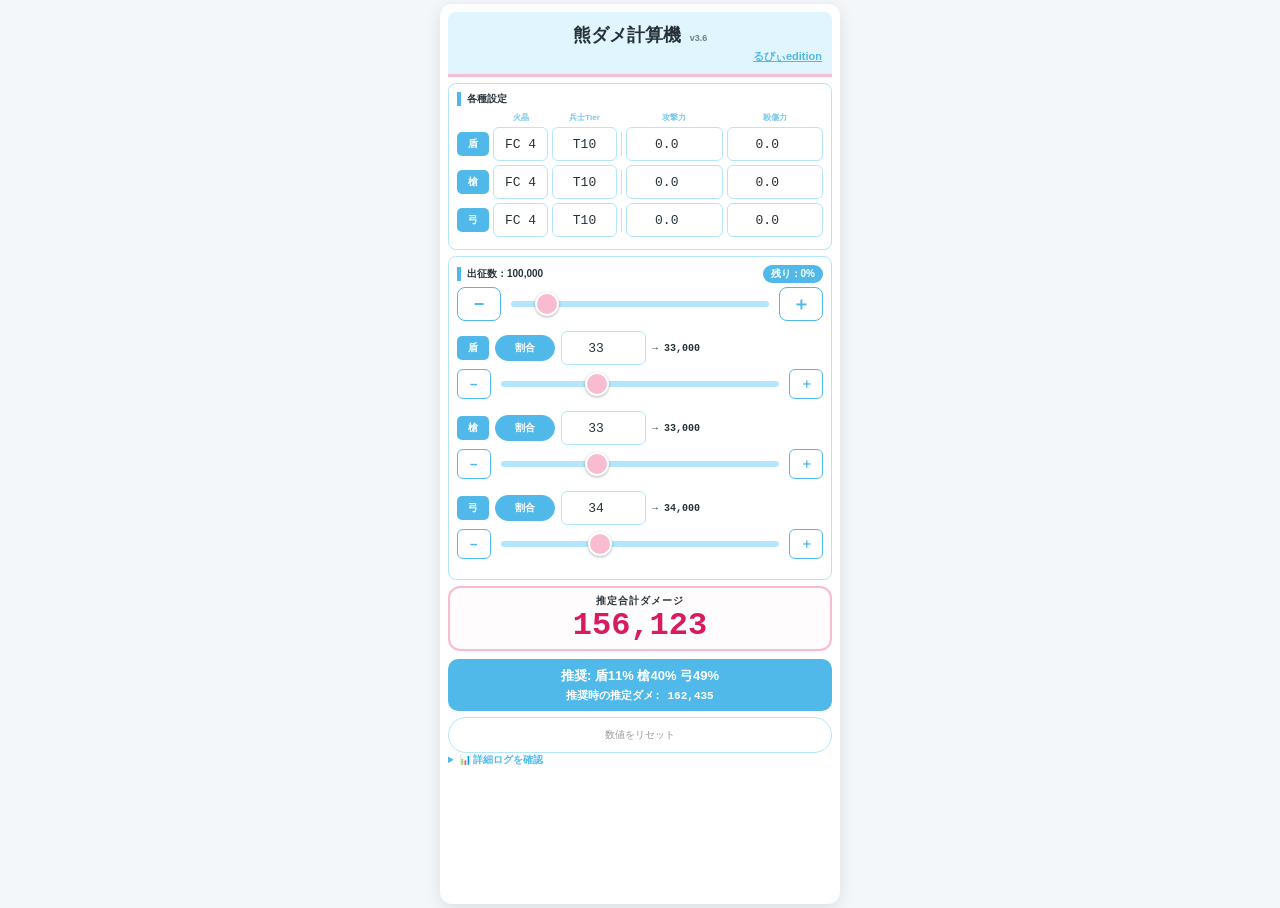
<file: bear-calcv3/index.html>
<!DOCTYPE html>
<html lang="ja">
<head>
    <meta charset="UTF-8">
    <meta name="viewport" content="width=device-width, initial-scale=1.0, maximum-scale=1.0, user-scalable=no">
    <title>熊ダメ計算機 v3.6</title>
    <link rel="stylesheet" href="style.css">
</head>
<body>
<div class="container">
    <header>
        <h1>熊ダメ計算機 <span class="ver">v3.6</span></h1>
        <span class="sub-title" id="editionLabel" onclick="toggleEdition()">るびぃedition</span>
    </header>

    <div class="section">
        <span class="title">各種設定</span>
        <div class="label-row">
            <div></div><div class="label-text">火晶</div><div class="label-text">兵士Tier</div><div></div><div class="label-text">攻撃力</div><div class="label-text">殺傷力</div>
        </div>
        <div class="grid">
            <div class="tag">盾</div>
            <select id="fci" onchange="calc()"></select><select id="ti" onchange="calc()"></select>
            <div class="v-line"></div>
            <input type="number" id="bAi" value="0.0" step="0.1" inputmode="decimal" onfocus="cl(this)" onblur="re(this)" oninput="vM(this);calc()">
            <input type="number" id="bKi" value="0.0" step="0.1" inputmode="decimal" onfocus="cl(this)" onblur="re(this)" oninput="vM(this);calc()">
        </div>
        <div class="grid">
            <div class="tag">槍</div>
            <select id="fcl" onchange="calc()"></select><select id="tl" onchange="calc()"></select>
            <div class="v-line"></div>
            <input type="number" id="bAl" value="0.0" step="0.1" inputmode="decimal" onfocus="cl(this)" onblur="re(this)" oninput="vM(this);calc()">
            <input type="number" id="bKl" value="0.0" step="0.1" inputmode="decimal" onfocus="cl(this)" onblur="re(this)" oninput="vM(this);calc()">
        </div>
        <div class="grid">
            <div class="tag">弓</div>
            <select id="fca" onchange="calc()"></select><select id="ta" onchange="calc()"></select>
            <div class="v-line"></div>
            <input type="number" id="bAa" value="0.0" step="0.1" inputmode="decimal" onfocus="cl(this)" onblur="re(this)" oninput="vM(this);calc()">
            <input type="number" id="bKa" value="0.0" step="0.1" inputmode="decimal" onfocus="cl(this)" onblur="re(this)" oninput="vM(this);calc()">
        </div>
    </div>

    <div class="section">
        <div style="display:flex; justify-content:space-between; align-items:center;">
            <span class="title" style="margin:0;">出征数：<span id="tDisp">--</span></span>
            <span id="remDisp" class="rem-pct">残り：0%</span>
        </div>
        <div style="display:flex; align-items:center; gap:8px; margin:4px 0;">
            <button class="btn-s" onclick="st(-10)">−</button>
            <input type="range" id="tr" min="0" max="1000000" step="10" value="100000" oninput="sy()" style="flex:1;">
            <button class="btn-s" onclick="st(10)">＋</button>
        </div>

        <div class="兵種別-area" style="margin-top:10px;">
            <div class="input-row"><div class="tag">盾</div><div class="u-btn active" id="mI" onclick="tg('I')">割合</div><input type="number" id="iI" value="33" oninput="vM(this);hi('I')"><div id="sI" class="count-disp"></div></div>
            <div class="slider-row"><button class="btn-s-small" onclick="st_pct('I',-1)">−</button><input type="range" id="rI" min="0" max="100" value="33" oninput="sl('I')"><button class="btn-s-small" onclick="st_pct('I',1)">＋</button></div>
            
            <div class="input-row"><div class="tag">槍</div><div class="u-btn active" id="mL" onclick="tg('L')">割合</div><input type="number" id="iL" value="33" oninput="vM(this);hi('L')"><div id="sL" class="count-disp"></div></div>
            <div class="slider-row"><button class="btn-s-small" onclick="st_pct('L',-1)">−</button><input type="range" id="rL" min="0" max="100" value="33" oninput="sl('L')"><button class="btn-s-small" onclick="st_pct('L',1)">＋</button></div>
            
            <div class="input-row"><div class="tag">弓</div><div class="u-btn active" id="mA" onclick="tg('A')">割合</div><input type="number" id="iA" value="34" oninput="vM(this);hi('A')"><div id="sA" class="count-disp"></div></div>
            <div class="slider-row"><button class="btn-s-small" onclick="st_pct('A',-1)">−</button><input type="range" id="rA" min="0" max="100" value="34" oninput="sl('A')"><button class="btn-s-small" onclick="st_pct('A',1)">＋</button></div>
        </div>
    </div>

    <div class="res-box">
        <span class="res-label">推定合計ダメージ</span>
        <div id="resDmg">0</div>
    </div>

    <div class="best-area">
        <span class="best-txt" id="bT">---</span>
        <span class="best-dmg" id="bDMG">推奨時の推定ダメ: 0</span>
    </div>

    <button class="reset-btn" onclick="rs()">数値をリセット</button>

    <div class="log-section">
        <details>
            <summary class="log-summary">📊 詳細ログを確認</summary>
            <div class="log" id="log"></div>
        </details>
    </div>
</div>
<script src="script.js"></script>
</body>
</html>
</file>
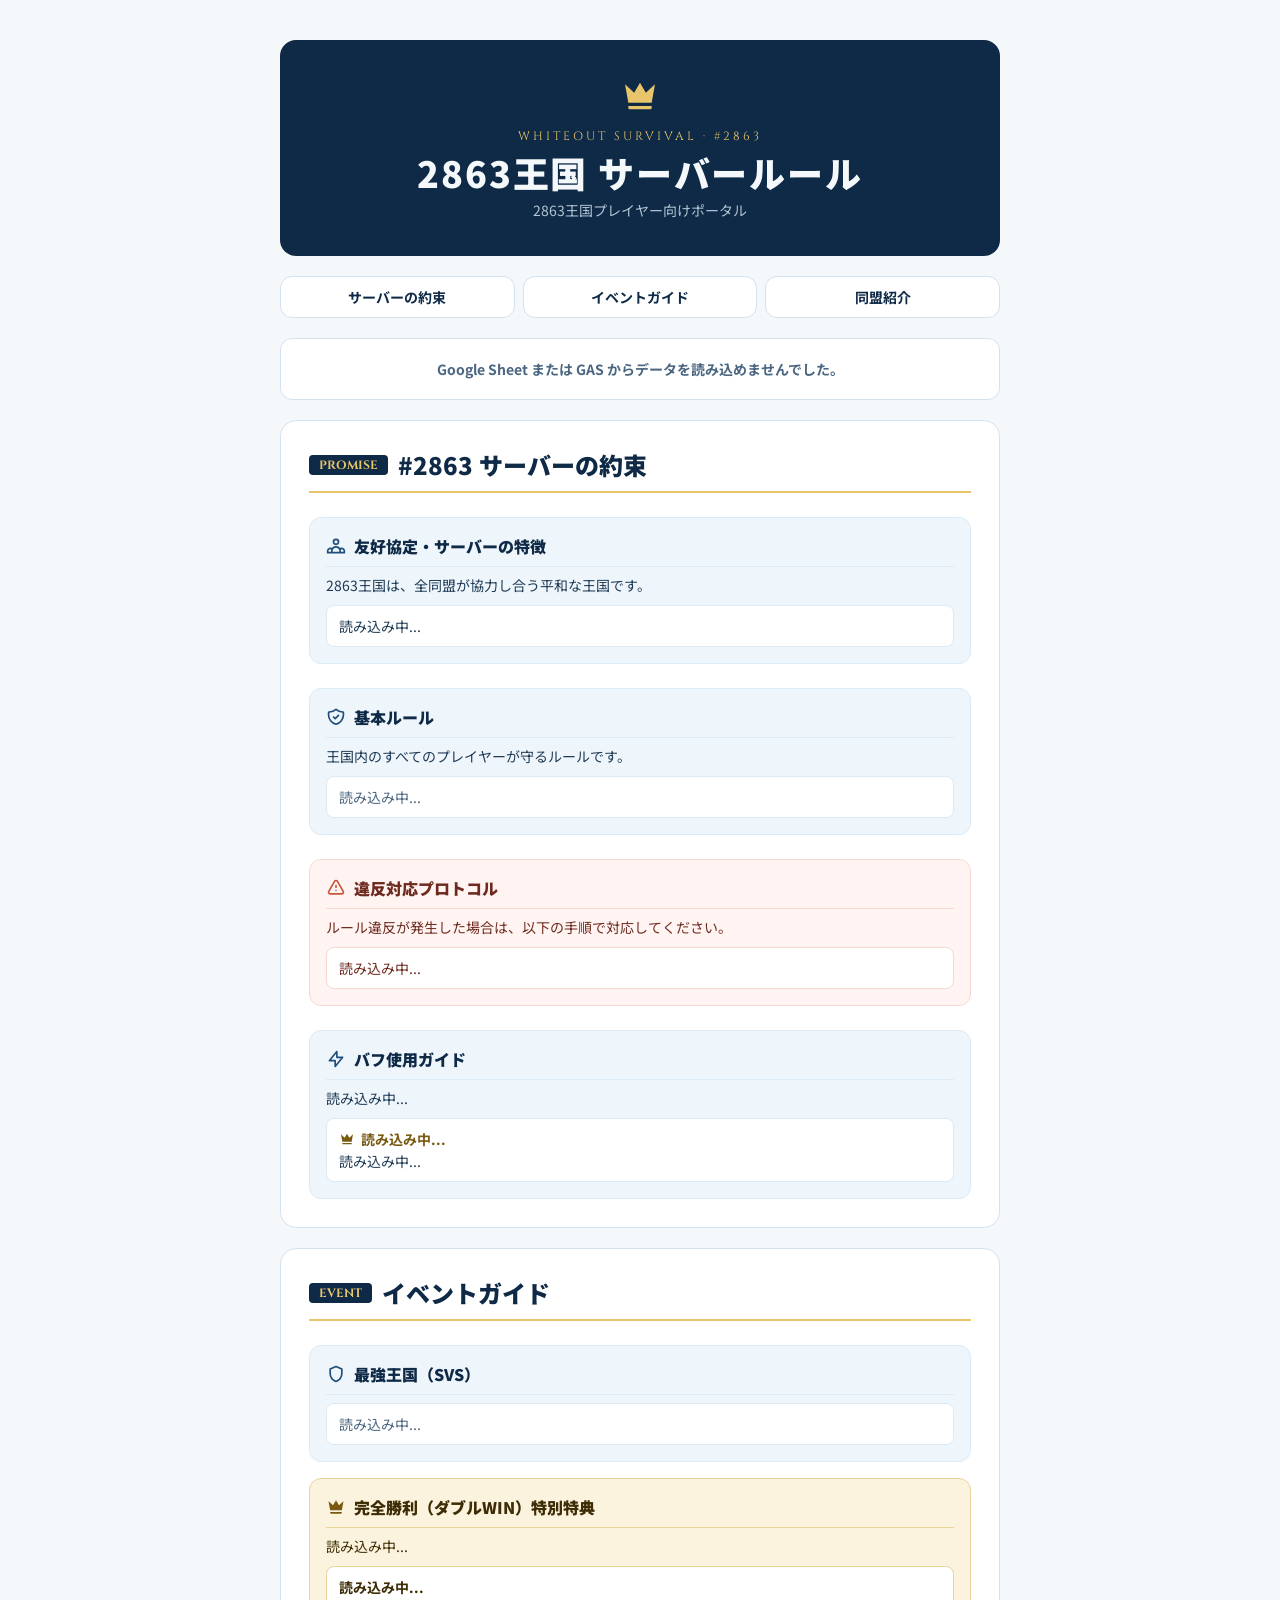
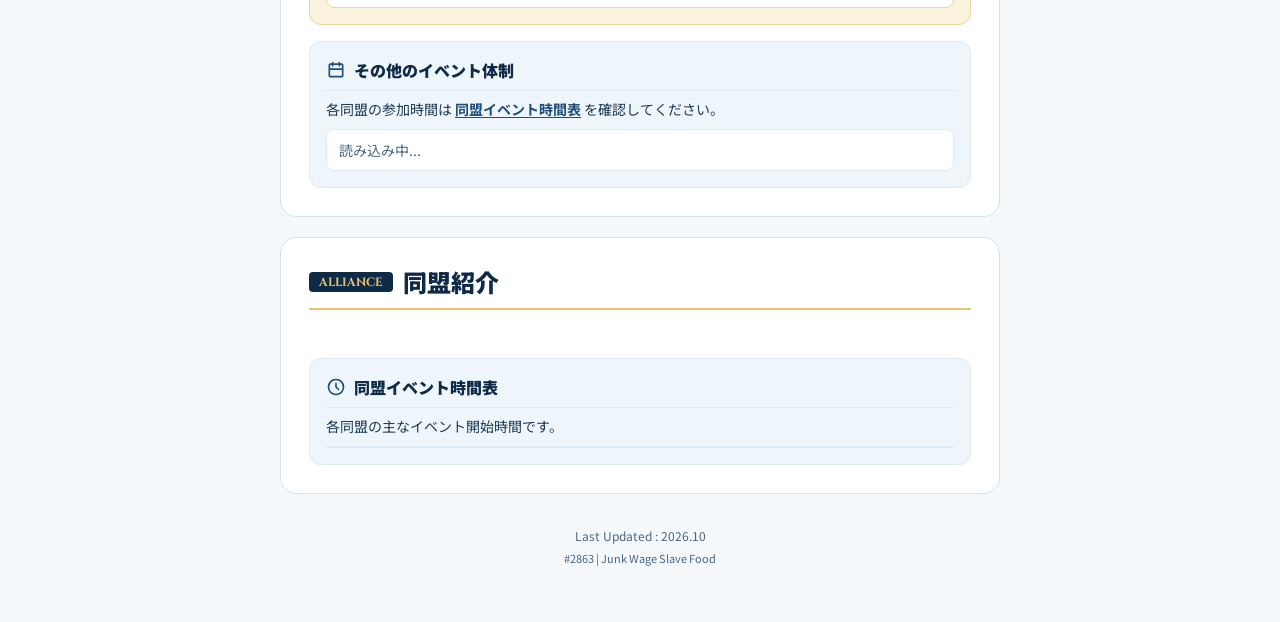
<file: ServerRule/index.html>
<!DOCTYPE html>
<html lang="ja">
<head>
    <meta charset="UTF-8">
    <meta name="viewport" content="width=device-width, initial-scale=1.0">
    <title data-t="site_title">2863王国 ポータルサイト</title>
    <link rel="preconnect" href="https://script.google.com">
    <link rel="preconnect" href="https://script.googleusercontent.com">
    <link rel="preconnect" href="https://fonts.googleapis.com">
    <link rel="preconnect" href="https://fonts.gstatic.com" crossorigin>
    <link href="https://fonts.googleapis.com/css2?family=Cinzel:wght@700;900&family=Noto+Sans+JP:wght@400;500;700;900&display=swap" rel="stylesheet">
    <!-- Tailwind（事前ビルド済み。クラスを追加した場合は再ビルドが必要） -->
    <style>*,:after,:before{--tw-border-spacing-x:0;--tw-border-spacing-y:0;--tw-translate-x:0;--tw-translate-y:0;--tw-rotate:0;--tw-skew-x:0;--tw-skew-y:0;--tw-scale-x:1;--tw-scale-y:1;--tw-pan-x: ;--tw-pan-y: ;--tw-pinch-zoom: ;--tw-scroll-snap-strictness:proximity;--tw-gradient-from-position: ;--tw-gradient-via-position: ;--tw-gradient-to-position: ;--tw-ordinal: ;--tw-slashed-zero: ;--tw-numeric-figure: ;--tw-numeric-spacing: ;--tw-numeric-fraction: ;--tw-ring-inset: ;--tw-ring-offset-width:0px;--tw-ring-offset-color:#fff;--tw-ring-color:rgba(59,130,246,.5);--tw-ring-offset-shadow:0 0 #0000;--tw-ring-shadow:0 0 #0000;--tw-shadow:0 0 #0000;--tw-shadow-colored:0 0 #0000;--tw-blur: ;--tw-brightness: ;--tw-contrast: ;--tw-grayscale: ;--tw-hue-rotate: ;--tw-invert: ;--tw-saturate: ;--tw-sepia: ;--tw-drop-shadow: ;--tw-backdrop-blur: ;--tw-backdrop-brightness: ;--tw-backdrop-contrast: ;--tw-backdrop-grayscale: ;--tw-backdrop-hue-rotate: ;--tw-backdrop-invert: ;--tw-backdrop-opacity: ;--tw-backdrop-saturate: ;--tw-backdrop-sepia: ;--tw-contain-size: ;--tw-contain-layout: ;--tw-contain-paint: ;--tw-contain-style: }::backdrop{--tw-border-spacing-x:0;--tw-border-spacing-y:0;--tw-translate-x:0;--tw-translate-y:0;--tw-rotate:0;--tw-skew-x:0;--tw-skew-y:0;--tw-scale-x:1;--tw-scale-y:1;--tw-pan-x: ;--tw-pan-y: ;--tw-pinch-zoom: ;--tw-scroll-snap-strictness:proximity;--tw-gradient-from-position: ;--tw-gradient-via-position: ;--tw-gradient-to-position: ;--tw-ordinal: ;--tw-slashed-zero: ;--tw-numeric-figure: ;--tw-numeric-spacing: ;--tw-numeric-fraction: ;--tw-ring-inset: ;--tw-ring-offset-width:0px;--tw-ring-offset-color:#fff;--tw-ring-color:rgba(59,130,246,.5);--tw-ring-offset-shadow:0 0 #0000;--tw-ring-shadow:0 0 #0000;--tw-shadow:0 0 #0000;--tw-shadow-colored:0 0 #0000;--tw-blur: ;--tw-brightness: ;--tw-contrast: ;--tw-grayscale: ;--tw-hue-rotate: ;--tw-invert: ;--tw-saturate: ;--tw-sepia: ;--tw-drop-shadow: ;--tw-backdrop-blur: ;--tw-backdrop-brightness: ;--tw-backdrop-contrast: ;--tw-backdrop-grayscale: ;--tw-backdrop-hue-rotate: ;--tw-backdrop-invert: ;--tw-backdrop-opacity: ;--tw-backdrop-saturate: ;--tw-backdrop-sepia: ;--tw-contain-size: ;--tw-contain-layout: ;--tw-contain-paint: ;--tw-contain-style: }/*! tailwindcss v3.4.14 | MIT License | https://tailwindcss.com*/*,:after,:before{box-sizing:border-box;border:0 solid #e5e7eb}:after,:before{--tw-content:""}:host,html{line-height:1.5;-webkit-text-size-adjust:100%;-moz-tab-size:4;-o-tab-size:4;tab-size:4;font-family:Noto Sans JP,sans-serif;font-feature-settings:normal;font-variation-settings:normal;-webkit-tap-highlight-color:transparent}body{margin:0;line-height:inherit}hr{height:0;color:inherit;border-top-width:1px}abbr:where([title]){-webkit-text-decoration:underline dotted;text-decoration:underline dotted}h1,h2,h3,h4,h5,h6{font-size:inherit;font-weight:inherit}a{color:inherit;text-decoration:inherit}b,strong{font-weight:bolder}code,kbd,pre,samp{font-family:ui-monospace,SFMono-Regular,Menlo,Monaco,Consolas,Liberation Mono,Courier New,monospace;font-feature-settings:normal;font-variation-settings:normal;font-size:1em}small{font-size:80%}sub,sup{font-size:75%;line-height:0;position:relative;vertical-align:baseline}sub{bottom:-.25em}sup{top:-.5em}table{text-indent:0;border-color:inherit;border-collapse:collapse}button,input,optgroup,select,textarea{font-family:inherit;font-feature-settings:inherit;font-variation-settings:inherit;font-size:100%;font-weight:inherit;line-height:inherit;letter-spacing:inherit;color:inherit;margin:0;padding:0}button,select{text-transform:none}button,input:where([type=button]),input:where([type=reset]),input:where([type=submit]){-webkit-appearance:button;background-color:transparent;background-image:none}:-moz-focusring{outline:auto}:-moz-ui-invalid{box-shadow:none}progress{vertical-align:baseline}::-webkit-inner-spin-button,::-webkit-outer-spin-button{height:auto}[type=search]{-webkit-appearance:textfield;outline-offset:-2px}::-webkit-search-decoration{-webkit-appearance:none}::-webkit-file-upload-button{-webkit-appearance:button;font:inherit}summary{display:list-item}blockquote,dd,dl,figure,h1,h2,h3,h4,h5,h6,hr,p,pre{margin:0}fieldset{margin:0}fieldset,legend{padding:0}menu,ol,ul{list-style:none;margin:0;padding:0}dialog{padding:0}textarea{resize:vertical}input::-moz-placeholder,textarea::-moz-placeholder{opacity:1;color:#9ca3af}input::placeholder,textarea::placeholder{opacity:1;color:#9ca3af}[role=button],button{cursor:pointer}:disabled{cursor:default}audio,canvas,embed,iframe,img,object,svg,video{display:block;vertical-align:middle}img,video{max-width:100%;height:auto}[hidden]:where(:not([hidden=until-found])){display:none}.container{width:100%}@media (min-width:640px){.container{max-width:640px}}@media (min-width:768px){.container{max-width:768px}}@media (min-width:1024px){.container{max-width:1024px}}@media (min-width:1280px){.container{max-width:1280px}}@media (min-width:1536px){.container{max-width:1536px}}.visible{visibility:visible}.absolute{position:absolute}.relative{position:relative}.sticky{position:sticky}.col-span-full{grid-column:1/-1}.mx-auto{margin-left:auto;margin-right:auto}.mb-0{margin-bottom:0}.mb-0\.5{margin-bottom:.125rem}.mb-2{margin-bottom:.5rem}.mb-2\.5{margin-bottom:.625rem}.mb-4{margin-bottom:1rem}.ml-auto{margin-left:auto}.mt-0{margin-top:0}.mt-0\.5{margin-top:.125rem}.mt-1{margin-top:.25rem}.mt-1\.5{margin-top:.375rem}.mt-2{margin-top:.5rem}.mt-2\.5{margin-top:.625rem}.mt-3{margin-top:.75rem}.inline-block{display:inline-block}.flex{display:flex}.inline-flex{display:inline-flex}.table{display:table}.grid{display:grid}.hidden{display:none}.h-10{height:2.5rem}.h-12{height:3rem}.h-2{height:.5rem}.h-4{height:1rem}.h-5{height:1.25rem}.h-full{height:100%}.w-10{width:2.5rem}.w-12{width:3rem}.w-2{width:.5rem}.w-24{width:6rem}.w-4{width:1rem}.w-5{width:1.25rem}.w-full{width:100%}.min-w-0{min-width:0}.min-w-\[560px\]{min-width:560px}.max-w-3xl{max-width:48rem}.shrink-0{flex-shrink:0}@keyframes ping{75%,to{transform:scale(2);opacity:0}}.animate-ping{animation:ping 1s cubic-bezier(0,0,.2,1) infinite}.scroll-mt-4{scroll-margin-top:1rem}.grid-cols-1{grid-template-columns:repeat(1,minmax(0,1fr))}.grid-cols-2{grid-template-columns:repeat(2,minmax(0,1fr))}.grid-cols-3{grid-template-columns:repeat(3,minmax(0,1fr))}.flex-col{flex-direction:column}.flex-wrap{flex-wrap:wrap}.items-start{align-items:flex-start}.items-center{align-items:center}.justify-center{justify-content:center}.justify-between{justify-content:space-between}.gap-1{gap:.25rem}.gap-1\.5{gap:.375rem}.gap-2{gap:.5rem}.gap-2\.5{gap:.625rem}.gap-3{gap:.75rem}.space-y-1>:not([hidden])~:not([hidden]){--tw-space-y-reverse:0;margin-top:calc(.25rem*(1 - var(--tw-space-y-reverse)));margin-bottom:calc(.25rem*var(--tw-space-y-reverse))}.space-y-1\.5>:not([hidden])~:not([hidden]){--tw-space-y-reverse:0;margin-top:calc(.375rem*(1 - var(--tw-space-y-reverse)));margin-bottom:calc(.375rem*var(--tw-space-y-reverse))}.space-y-4>:not([hidden])~:not([hidden]){--tw-space-y-reverse:0;margin-top:calc(1rem*(1 - var(--tw-space-y-reverse)));margin-bottom:calc(1rem*var(--tw-space-y-reverse))}.space-y-5>:not([hidden])~:not([hidden]){--tw-space-y-reverse:0;margin-top:calc(1.25rem*(1 - var(--tw-space-y-reverse)));margin-bottom:calc(1.25rem*var(--tw-space-y-reverse))}.space-y-6>:not([hidden])~:not([hidden]){--tw-space-y-reverse:0;margin-top:calc(1.5rem*(1 - var(--tw-space-y-reverse)));margin-bottom:calc(1.5rem*var(--tw-space-y-reverse))}.divide-y>:not([hidden])~:not([hidden]){--tw-divide-y-reverse:0;border-top-width:calc(1px*(1 - var(--tw-divide-y-reverse)));border-bottom-width:calc(1px*var(--tw-divide-y-reverse))}.divide-alert-light>:not([hidden])~:not([hidden]){--tw-divide-opacity:1;border-color:rgb(246 216 209/var(--tw-divide-opacity))}.divide-ice-light>:not([hidden])~:not([hidden]){--tw-divide-opacity:1;border-color:rgb(220 235 246/var(--tw-divide-opacity))}.overflow-hidden{overflow:hidden}.overflow-x-auto{overflow-x:auto}.truncate{overflow:hidden;text-overflow:ellipsis}.truncate,.whitespace-nowrap{white-space:nowrap}.whitespace-pre-wrap{white-space:pre-wrap}.rounded{border-radius:.25rem}.rounded-2xl{border-radius:1rem}.rounded-full{border-radius:9999px}.rounded-lg{border-radius:.5rem}.rounded-md{border-radius:.375rem}.rounded-xl{border-radius:.75rem}.border{border-width:1px}.border-b{border-bottom-width:1px}.border-b-2{border-bottom-width:2px}.border-alert-light{--tw-border-opacity:1;border-color:rgb(246 216 209/var(--tw-border-opacity))}.border-gold{--tw-border-opacity:1;border-color:rgb(232 196 106/var(--tw-border-opacity))}.border-gold-line{--tw-border-opacity:1;border-color:rgb(233 212 155/var(--tw-border-opacity))}.border-ice-light{--tw-border-opacity:1;border-color:rgb(220 235 246/var(--tw-border-opacity))}.bg-act{--tw-bg-opacity:1;background-color:rgb(15 110 86/var(--tw-bg-opacity))}.bg-act-light{--tw-bg-opacity:1;background-color:rgb(225 245 238/var(--tw-bg-opacity))}.bg-alert-light{--tw-bg-opacity:1;background-color:rgb(246 216 209/var(--tw-bg-opacity))}.bg-alert-pale{--tw-bg-opacity:1;background-color:rgb(255 244 242/var(--tw-bg-opacity))}.bg-frost{--tw-bg-opacity:1;background-color:rgb(244 248 251/var(--tw-bg-opacity))}.bg-gold{--tw-bg-opacity:1;background-color:rgb(232 196 106/var(--tw-bg-opacity))}.bg-gold-pale{--tw-bg-opacity:1;background-color:rgb(251 243 221/var(--tw-bg-opacity))}.bg-ice-light{--tw-bg-opacity:1;background-color:rgb(220 235 246/var(--tw-bg-opacity))}.bg-ice-pale{--tw-bg-opacity:1;background-color:rgb(238 245 251/var(--tw-bg-opacity))}.bg-navy{--tw-bg-opacity:1;background-color:rgb(14 42 71/var(--tw-bg-opacity))}.bg-white{--tw-bg-opacity:1;background-color:rgb(255 255 255/var(--tw-bg-opacity))}.object-cover{-o-object-fit:cover;object-fit:cover}.p-2{padding:.5rem}.p-2\.5{padding:.625rem}.p-4{padding:1rem}.px-1{padding-left:.25rem;padding-right:.25rem}.px-1\.5{padding-left:.375rem;padding-right:.375rem}.px-2{padding-left:.5rem;padding-right:.5rem}.px-2\.5{padding-left:.625rem;padding-right:.625rem}.px-3{padding-left:.75rem;padding-right:.75rem}.px-5{padding-left:1.25rem;padding-right:1.25rem}.py-0{padding-top:0;padding-bottom:0}.py-0\.5{padding-top:.125rem;padding-bottom:.125rem}.py-2{padding-top:.5rem;padding-bottom:.5rem}.py-2\.5{padding-top:.625rem;padding-bottom:.625rem}.py-5{padding-top:1.25rem;padding-bottom:1.25rem}.py-6{padding-top:1.5rem;padding-bottom:1.5rem}.py-7{padding-top:1.75rem;padding-bottom:1.75rem}.pb-2{padding-bottom:.5rem}.pb-2\.5{padding-bottom:.625rem}.pb-4{padding-bottom:1rem}.pt-2{padding-top:.5rem}.text-left{text-align:left}.text-center{text-align:center}.font-cinzel{font-family:Cinzel,serif}.font-sans{font-family:Noto Sans JP,sans-serif}.text-2xl{font-size:1.5rem;line-height:2rem}.text-\[11px\]{font-size:11px}.text-base{font-size:1rem;line-height:1.5rem}.text-lg{font-size:1.125rem;line-height:1.75rem}.text-sm{font-size:.875rem;line-height:1.25rem}.text-xs{font-size:.75rem;line-height:1rem}.font-black{font-weight:900}.font-bold{font-weight:700}.tabular-nums{--tw-numeric-spacing:tabular-nums;font-variant-numeric:var(--tw-ordinal) var(--tw-slashed-zero) var(--tw-numeric-figure) var(--tw-numeric-spacing) var(--tw-numeric-fraction)}.leading-relaxed{line-height:1.625}.tracking-\[0\.25em\]{letter-spacing:.25em}.tracking-wide{letter-spacing:.025em}.tracking-wider{letter-spacing:.05em}.text-act{--tw-text-opacity:1;color:rgb(15 110 86/var(--tw-text-opacity))}.text-act-light{--tw-text-opacity:1;color:rgb(225 245 238/var(--tw-text-opacity))}.text-act-text{--tw-text-opacity:1;color:rgb(4 52 44/var(--tw-text-opacity))}.text-alert{--tw-text-opacity:1;color:rgb(200 85 61/var(--tw-text-opacity))}.text-alert-text{--tw-text-opacity:1;color:rgb(110 42 30/var(--tw-text-opacity))}.text-frost{--tw-text-opacity:1;color:rgb(244 248 251/var(--tw-text-opacity))}.text-gold{--tw-text-opacity:1;color:rgb(232 196 106/var(--tw-text-opacity))}.text-gold-deep{--tw-text-opacity:1;color:rgb(122 90 18/var(--tw-text-opacity))}.text-gold-text{--tw-text-opacity:1;color:rgb(61 44 5/var(--tw-text-opacity))}.text-ice-light{--tw-text-opacity:1;color:rgb(220 235 246/var(--tw-text-opacity))}.text-ice-light\/80{color:rgba(220,235,246,.8)}.text-ice-text{--tw-text-opacity:1;color:rgb(30 78 121/var(--tw-text-opacity))}.text-navy{--tw-text-opacity:1;color:rgb(14 42 71/var(--tw-text-opacity))}.text-navy-mute{--tw-text-opacity:1;color:rgb(74 102 128/var(--tw-text-opacity))}.text-navy-soft{--tw-text-opacity:1;color:rgb(30 58 85/var(--tw-text-opacity))}.underline{text-decoration-line:underline}.underline-offset-2{text-underline-offset:2px}.opacity-60{opacity:.6}.ring-2{--tw-ring-offset-shadow:var(--tw-ring-inset) 0 0 0 var(--tw-ring-offset-width) var(--tw-ring-offset-color);--tw-ring-shadow:var(--tw-ring-inset) 0 0 0 calc(2px + var(--tw-ring-offset-width)) var(--tw-ring-color);box-shadow:var(--tw-ring-offset-shadow),var(--tw-ring-shadow),var(--tw-shadow,0 0 #0000)}.ring-gold{--tw-ring-opacity:1;--tw-ring-color:rgb(232 196 106/var(--tw-ring-opacity))}.filter{filter:var(--tw-blur) var(--tw-brightness) var(--tw-contrast) var(--tw-grayscale) var(--tw-hue-rotate) var(--tw-invert) var(--tw-saturate) var(--tw-sepia) var(--tw-drop-shadow)}.transition{transition-property:color,background-color,border-color,text-decoration-color,fill,stroke,opacity,box-shadow,transform,filter,-webkit-backdrop-filter;transition-property:color,background-color,border-color,text-decoration-color,fill,stroke,opacity,box-shadow,transform,filter,backdrop-filter;transition-property:color,background-color,border-color,text-decoration-color,fill,stroke,opacity,box-shadow,transform,filter,backdrop-filter,-webkit-backdrop-filter;transition-timing-function:cubic-bezier(.4,0,.2,1);transition-duration:.15s}.hover\:bg-act-hover:hover{--tw-bg-opacity:1;background-color:rgb(11 86 68/var(--tw-bg-opacity))}.hover\:bg-ice-pale:hover{--tw-bg-opacity:1;background-color:rgb(238 245 251/var(--tw-bg-opacity))}.active\:scale-95:active{--tw-scale-x:.95;--tw-scale-y:.95;transform:translate(var(--tw-translate-x),var(--tw-translate-y)) rotate(var(--tw-rotate)) skewX(var(--tw-skew-x)) skewY(var(--tw-skew-y)) scaleX(var(--tw-scale-x)) scaleY(var(--tw-scale-y))}@media (min-width:640px){.sm\:hidden{display:none}.sm\:grid-cols-4{grid-template-columns:repeat(4,minmax(0,1fr))}.sm\:p-6{padding:1.5rem}.sm\:p-7{padding:1.75rem}.sm\:px-6{padding-left:1.5rem;padding-right:1.5rem}.sm\:py-10{padding-top:2.5rem;padding-bottom:2.5rem}.sm\:py-9{padding-top:2.25rem;padding-bottom:2.25rem}.sm\:text-2xl{font-size:1.5rem;line-height:2rem}.sm\:text-4xl{font-size:2.25rem;line-height:2.5rem}.sm\:text-base{font-size:1rem;line-height:1.5rem}.sm\:text-lg{font-size:1.125rem;line-height:1.75rem}.sm\:text-sm{font-size:.875rem;line-height:1.25rem}.sm\:text-xs{font-size:.75rem;line-height:1rem}}@media (min-width:768px){.md\:col-span-2{grid-column:span 2/span 2}.md\:grid-cols-2{grid-template-columns:repeat(2,minmax(0,1fr))}}</style>
    <style>
        /*
         * 配色ルール（色は「場所」ではなく「意味」で使う）
         *  紺 navy  : 見出し・ヘッダー（王国の顔）
         *  氷青 ice : 通常の情報（ルール・ガイド・イベント）
         *  金 gold  : 王国の権威・特典（ダブルWIN、官職）
         *  緑 act   : アクション（申請ボタン）だけ
         *  赤 alert : 違反プロトコルだけ
         */
        html { scroll-behavior: smooth; }
        body { background: #F4F8FB; }
        section[id] { scroll-margin-top: 16px; }
        .panel { background: #FFFFFF; border: 1px solid #D5E2EE; }
        .ttable th, .ttable td { padding: 10px 12px; border-bottom: 1px solid #E3ECF4; vertical-align: top; }
        .ttable tbody tr:last-child td { border-bottom: none; }
        .ttable .stick { position: sticky; left: 0; z-index: 1; }
    </style>
</head>
<body class="text-navy-soft font-sans">

<div class="max-w-3xl mx-auto px-3 sm:px-6 py-5 sm:py-10 space-y-5">

    <!-- ===== HEADER ===== -->
    <header class="bg-navy rounded-2xl px-5 py-7 sm:py-9 text-center">
        <svg class="w-10 h-10 mx-auto text-gold" viewBox="0 0 24 24" fill="currentColor" aria-hidden="true">
            <path d="M5 16L3 5l5.5 5L12 4l3.5 6L21 5l-2 11H5zm14 3c0 .6-.4 1-1 1H6c-.6 0-1-.4-1-1v-1h14v1z"/>
        </svg>
        <p class="font-cinzel text-gold text-[11px] sm:text-xs tracking-[0.25em] mt-3" data-t="header_kicker">WHITEOUT SURVIVAL · #2863</p>
        <h1 class="text-frost text-2xl sm:text-4xl font-black tracking-wider mt-2" data-t="header_title">2863王国 サーバールール</h1>
        <p class="text-ice-light/80 text-xs sm:text-sm mt-2" data-t="header_subtitle">2863王国プレイヤー向けポータル</p>
    </header>

    <!-- ===== JUMP NAV ===== -->
    <nav class="grid grid-cols-3 gap-2" aria-label="ページ内リンク">
        <a href="#promise"  class="panel rounded-xl py-2.5 text-center text-xs sm:text-sm font-bold text-navy hover:bg-ice-pale transition" data-t="nav_promise">サーバーの約束</a>
        <a href="#event"    class="panel rounded-xl py-2.5 text-center text-xs sm:text-sm font-bold text-navy hover:bg-ice-pale transition" data-t="nav_event">イベントガイド</a>
        <a href="#alliance" class="panel rounded-xl py-2.5 text-center text-xs sm:text-sm font-bold text-navy hover:bg-ice-pale transition" data-t="nav_alliance">同盟紹介</a>
    </nav>

    <!-- ===== LOADING / ERROR ===== -->
    <div id="loading-status" class="panel rounded-xl py-5 text-center text-sm font-bold text-navy-mute" data-t="loading_text">
        スプレッドシートからデータを読み込んでいます...
    </div>

    <!-- ===== EVENT FORMS（受付中のみ表示） ===== -->
    <section id="forms-section" class="hidden panel rounded-2xl p-4 sm:p-6">
        <div class="flex items-center gap-2.5 pb-2.5 mb-4 border-b-2 border-ice-light">
            <span class="bg-navy text-gold font-cinzel font-bold text-[11px] px-2.5 py-0.5 rounded whitespace-nowrap" data-t="forms_badge">EVENT FORM</span>
            <h2 class="text-base sm:text-lg font-black text-navy" data-t="forms_title">期間限定 申請・受付フォーム</h2>
            <span class="ml-auto inline-flex items-center gap-1.5 text-[11px] font-bold text-act whitespace-nowrap">
                <span class="relative flex w-2 h-2"><span class="absolute inline-flex w-full h-full rounded-full bg-act opacity-60 animate-ping"></span><span class="relative inline-flex w-2 h-2 rounded-full bg-act"></span></span>
                <span data-t="forms_status">受付中</span>
            </span>
        </div>
        <div id="forms-container" class="grid gap-3"></div>
    </section>

    <!-- ===== 1. サーバーの約束 ===== -->
    <section id="promise" class="panel rounded-2xl p-4 sm:p-7 space-y-6">
        <div class="flex items-center gap-2.5 pb-2.5 border-b-2 border-gold">
            <span class="bg-navy text-gold font-cinzel font-bold text-[11px] sm:text-xs px-2.5 py-0.5 rounded whitespace-nowrap" data-t="promise_badge">PROMISE</span>
            <h2 class="text-lg sm:text-2xl font-black text-navy" data-t="promise_title">#2863 サーバーの約束</h2>
        </div>

        <!-- 友好協定（サーバーの特徴） -->
        <div class="bg-ice-pale border border-ice-light rounded-xl p-4">
            <div class="flex items-center gap-2 pb-2 mb-2 border-b border-ice-light">
                <svg class="w-5 h-5 text-ice-text shrink-0" fill="none" stroke="currentColor" viewBox="0 0 24 24" aria-hidden="true">
                    <path stroke-linecap="round" stroke-linejoin="round" stroke-width="2" d="M17 20h5v-2a3 3 0 00-5.356-1.857M17 20H7m10 0v-2c0-.656-.126-1.283-.356-1.857M7 20H2v-2a3 3 0 015.356-1.857M7 20v-2c0-.656.126-1.283.356-1.857m0 0a5.002 5.002 0 019.288 0M15 7a3 3 0 11-6 0 3 3 0 016 0z"/>
                </svg>
                <h3 class="font-black text-navy text-sm sm:text-base" data-t="feature_title">友好協定・サーバーの特徴</h3>
            </div>
            <p class="text-xs sm:text-sm text-navy-soft leading-relaxed mb-2.5" data-t="feature_desc">2863王国は、全同盟が協力し合う平和な王国です。</p>
            <ul id="server-features" class="bg-white border border-ice-light rounded-lg divide-y divide-ice-light text-xs sm:text-sm text-navy-soft leading-relaxed">
                <li class="px-3 py-2.5">読み込み中...</li>
            </ul>
        </div>

        <!-- 基本ルール -->
        <div class="bg-ice-pale border border-ice-light rounded-xl p-4">
            <div class="flex items-center gap-2 pb-2 mb-2 border-b border-ice-light">
                <svg class="w-5 h-5 text-ice-text shrink-0" fill="none" stroke="currentColor" viewBox="0 0 24 24" aria-hidden="true">
                    <path stroke-linecap="round" stroke-linejoin="round" stroke-width="2" d="M9 12l2 2 4-4m5.618-4.016A11.955 11.955 0 0112 2.944a11.955 11.955 0 01-8.618 3.04A12.02 12.02 0 003 9c0 5.591 3.824 10.29 9 11.622 5.176-1.332 9-6.03 9-11.622 0-1.042-.133-2.052-.382-3.016z"/>
                </svg>
                <h3 class="font-black text-navy text-sm sm:text-base" data-t="rules_title">基本ルール</h3>
            </div>
            <p class="text-xs sm:text-sm text-navy-soft leading-relaxed mb-2.5" data-t="rules_desc">王国内のすべてのプレイヤーが守るルールです。</p>
            <ol id="rules-container" class="bg-white border border-ice-light rounded-lg divide-y divide-ice-light text-xs sm:text-sm text-navy-soft leading-relaxed">
                <li class="px-3 py-2.5 text-navy-mute">読み込み中...</li>
            </ol>
        </div>

        <!-- 違反対応プロトコル（赤＝違反だけ） -->
        <div class="bg-alert-pale border border-alert-light rounded-xl p-4">
            <div class="flex items-center gap-2 pb-2 mb-2 border-b border-alert-light">
                <svg class="w-5 h-5 text-alert shrink-0" fill="none" stroke="currentColor" viewBox="0 0 24 24" aria-hidden="true">
                    <path stroke-linecap="round" stroke-linejoin="round" stroke-width="2" d="M12 9v2m0 4h.01m-6.938 4h13.856c1.54 0 2.502-1.667 1.732-3L13.732 4c-.77-1.333-2.694-1.333-3.464 0L3.34 16c-.77 1.333.192 3 1.732 3z"/>
                </svg>
                <h3 class="font-black text-alert-text text-sm sm:text-base" data-t="violation_title">違反対応プロトコル</h3>
            </div>
            <p class="text-xs sm:text-sm text-alert-text leading-relaxed mb-2.5" data-t="violation_desc">ルール違反が発生した場合は、以下の手順で対応してください。</p>
            <ol id="violations-container" class="bg-white border border-alert-light rounded-lg divide-y divide-alert-light text-xs sm:text-sm text-alert-text leading-relaxed">
                <li class="px-3 py-2.5">読み込み中...</li>
            </ol>
        </div>

        <!-- バフ使用ガイド（官職＝金のアクセント） -->
        <div class="bg-ice-pale border border-ice-light rounded-xl p-4">
            <div class="flex items-center gap-2 pb-2 mb-2 border-b border-ice-light">
                <svg class="w-5 h-5 text-ice-text shrink-0" fill="none" stroke="currentColor" viewBox="0 0 24 24" aria-hidden="true">
                    <path stroke-linecap="round" stroke-linejoin="round" stroke-width="2" d="M13 10V3L4 14h7v7l9-11h-7z"/>
                </svg>
                <h3 class="font-black text-navy text-sm sm:text-base" data-t="buff_title">バフ使用ガイド</h3>
            </div>
            <p id="config-buff_text" class="text-xs sm:text-sm text-navy-soft leading-relaxed mb-2.5">読み込み中...</p>
            <div id="buff-notes" class="bg-white border border-ice-light rounded-lg px-3 py-2.5 text-xs sm:text-sm leading-relaxed">
                <p class="font-bold text-gold-deep flex items-center gap-1.5 mb-0.5">
                    <svg class="w-4 h-4 shrink-0" viewBox="0 0 24 24" fill="currentColor" aria-hidden="true"><path d="M5 16L3 5l5.5 5L12 4l3.5 6L21 5l-2 11H5zm14 3c0 .6-.4 1-1 1H6c-.6 0-1-.4-1-1v-1h14v1z"/></svg>
                    <span id="config-buff_note_title">読み込み中...</span>
                </p>
                <p id="config-buff_note_desc" class="text-navy-soft">読み込み中...</p>
            </div>
        </div>
    </section>

    <!-- ===== 2. イベントガイド ===== -->
    <section id="event" class="panel rounded-2xl p-4 sm:p-7 space-y-6">
        <div class="flex items-center gap-2.5 pb-2.5 border-b-2 border-gold">
            <span class="bg-navy text-gold font-cinzel font-bold text-[11px] sm:text-xs px-2.5 py-0.5 rounded whitespace-nowrap" data-t="event_badge">EVENT</span>
            <h2 class="text-lg sm:text-2xl font-black text-navy" data-t="event_title">イベントガイド</h2>
        </div>

        <!-- 3枚とも同じ型（見出し＋区切り線＋白い中箱）。色は 氷青＝情報 / 金＝特典 -->
        <div class="space-y-4">

            <!-- カード1：最強王国（SVS） -->
            <div class="bg-ice-pale border border-ice-light rounded-xl p-4">
                <div class="flex items-center gap-2 pb-2 mb-2 border-b border-ice-light">
                    <svg class="w-5 h-5 text-ice-text shrink-0" fill="none" stroke="currentColor" stroke-width="2" viewBox="0 0 24 24" aria-hidden="true">
                        <path stroke-linecap="round" stroke-linejoin="round" d="M12 3l7 3v5c0 4.5-3 8.3-7 10-4-1.7-7-5.5-7-10V6l7-3z"/>
                    </svg>
                    <h3 class="font-black text-navy text-sm sm:text-base" data-t="svs_title">最強王国（SVS）</h3>
                </div>
                <p id="config-svs_desc" class="hidden text-xs sm:text-sm text-navy-soft leading-relaxed mb-2.5"></p>
                <ul id="svs-rules" class="bg-white border border-ice-light rounded-lg divide-y divide-ice-light text-xs sm:text-sm text-navy-soft leading-relaxed">
                    <li class="px-3 py-2.5 text-navy-mute">読み込み中...</li>
                </ul>
            </div>

            <!-- カード2：ご褒美・特典（特典＝金） -->
            <div class="bg-gold-pale border border-gold-line rounded-xl p-4">
                <div class="flex items-center gap-2 pb-2 mb-2 border-b border-gold-line">
                    <svg class="w-5 h-5 text-gold-deep shrink-0" viewBox="0 0 24 24" fill="currentColor" aria-hidden="true">
                        <path d="M5 16L3 5l5.5 5L12 4l3.5 6L21 5l-2 11H5zm14 3c0 .6-.4 1-1 1H6c-.6 0-1-.4-1-1v-1h14v1z"/>
                    </svg>
                    <h3 id="config-bonus_title" class="font-black text-gold-text text-sm sm:text-base">完全勝利（ダブルWIN）特別特典</h3>
                </div>
                <p id="config-bonus_desc" class="text-xs sm:text-sm text-gold-text leading-relaxed mb-2.5">読み込み中...</p>
                <div id="config-bonus_text" class="bg-white border border-gold-line rounded-lg px-3 py-2.5 text-xs sm:text-sm font-bold text-gold-text whitespace-pre-wrap leading-relaxed">読み込み中...</div>
            </div>

            <!-- カード3：その他のイベント体制 -->
            <div class="bg-ice-pale border border-ice-light rounded-xl p-4">
                <div class="flex items-center gap-2 pb-2 mb-2 border-b border-ice-light">
                    <svg class="w-5 h-5 text-ice-text shrink-0" fill="none" stroke="currentColor" stroke-width="2" viewBox="0 0 24 24" aria-hidden="true">
                        <path stroke-linecap="round" stroke-linejoin="round" d="M8 7V3m8 4V3M4 11h16M5 5h14a1 1 0 011 1v13a1 1 0 01-1 1H5a1 1 0 01-1-1V6a1 1 0 011-1z"/>
                    </svg>
                    <h3 class="font-black text-navy text-sm sm:text-base" data-t="other_title">その他のイベント体制</h3>
                </div>
                <p id="other-desc" class="text-xs sm:text-sm text-navy-soft leading-relaxed mb-2.5">
                    <span data-t="other_desc">各同盟の参加時間は</span> <a href="#alliance-times" class="text-ice-text font-bold underline underline-offset-2" data-t="other_link">同盟イベント時間表</a> <span data-t="other_desc_after">を確認してください。</span>
                </p>
                <ul id="other-events" class="bg-white border border-ice-light rounded-lg divide-y divide-ice-light text-xs sm:text-sm text-navy-soft leading-relaxed">
                    <li class="px-3 py-2.5 text-navy-mute">読み込み中...</li>
                </ul>
            </div>
        </div>
    </section>

    <!-- ===== 3. 同盟紹介 ===== -->
    <section id="alliance" class="panel rounded-2xl p-4 sm:p-7 space-y-6">
        <div class="flex items-center gap-2.5 pb-2.5 border-b-2 border-gold">
            <span class="bg-navy text-gold font-cinzel font-bold text-[11px] sm:text-xs px-2.5 py-0.5 rounded whitespace-nowrap" data-t="alliance_badge">ALLIANCE</span>
            <h2 class="text-lg sm:text-2xl font-black text-navy" data-t="alliance_title">同盟紹介</h2>
        </div>

        <!-- 同盟PR -->
        <div id="alliance-grid" class="grid grid-cols-1 md:grid-cols-2 gap-3"></div>

        <!-- 同盟イベント時間表 -->
        <div id="alliance-times" class="bg-ice-pale border border-ice-light rounded-xl p-4 scroll-mt-4">
            <div class="flex items-center gap-2 pb-2 mb-2 border-b border-ice-light">
                <svg class="w-5 h-5 text-ice-text shrink-0" fill="none" stroke="currentColor" viewBox="0 0 24 24" aria-hidden="true">
                    <path stroke-linecap="round" stroke-linejoin="round" stroke-width="2" d="M12 8v4l3 3m6-3a9 9 0 11-18 0 9 9 0 0118 0z"/>
                </svg>
                <h3 class="font-black text-navy text-sm sm:text-base" data-t="times_title">同盟イベント時間表</h3>
            </div>
            <p class="text-xs sm:text-sm text-navy-soft leading-relaxed mb-2.5" data-t="times_desc">各同盟の主なイベント開始時間です。</p>
            <div class="overflow-x-auto rounded-lg border border-ice-light">
                <table class="ttable w-full min-w-[560px] text-xs sm:text-sm">
                    <thead id="times-head" class="bg-navy text-frost"></thead>
                    <tbody id="times-body" class="bg-white"></tbody>
                </table>
            </div>
            <p class="text-[11px] text-navy-mute mt-1.5 sm:hidden" data-t="times_scroll_hint">← 表は横にスクロールできます</p>
        </div>
    </section>

    <!-- ===== FOOTER ===== -->
    <footer class="text-center text-xs text-navy-mute space-y-1.5 pt-2 pb-4">
        <p id="contact-line" class="hidden text-navy-soft"></p>
        <p data-t="last_updated">Last Updated : 2026.10</p>
        <p class="text-[11px]" data-t="footer_credit">#2863 | Junk Wage Slave Food</p>
    </footer>
</div>

<script>
    // 互換性のため既存のGAS URLも残すが、ここではスプシのgviz URLを優先して読み込む
    const SCRIPT_URL = "";
    const SPREADSHEET_ID = "1vZQuzRFY62wWvovICo33Mj0ARVKG29NxctgujrQngtE";
    const SPREADSHEET_SHEETS = [
        { section: 'cover', names: ['cover', '表紙'] },
        { section: 'promise', names: ['promise', 'サーバー', '基本ルール'] },
        { section: 'event', names: ['event', 'イベント'] },
        { section: 'alliance', names: ['alliance', '同盟'] },
    ];

    // 同盟イベント時間表の列（シートの列名がそのまま見出し。データ読み込み時に置き換わる）
    let TIME_COLUMNS = [
        { key: 'bear',     labelKey: 'col_bear',     label: '熊罠' },
        { key: 'weapon',   labelKey: 'col_weapon',   label: '兵器工場リーグ戦' },
        { key: 'canyon',   labelKey: 'col_canyon',   label: '峡谷合戦' },
        { key: 'crazyjoy', labelKey: 'col_crazyjoy', label: 'クレイジージョイ' },
    ];

    /* ---------- 文言（configシートで上書き可能） ---------- */
    let CFG = {};
    // config に値があればそれを、無ければ既定値を返す
    function t(key, fallback) {
        const v = CFG[key];
        return (v === undefined || v === null || String(v).trim() === '') ? fallback : String(v);
    }
    // data-t 属性の付いた要素をすべて config の値で置き換える
    function applyTexts() {
        document.querySelectorAll('[data-t]').forEach(el => {
            const k = el.dataset.t;
            if (!(k in CFG)) return;
            const v = CFG[k] === null || CFG[k] === undefined ? '' : String(CFG[k]);
            if (v.trim() !== '') { el.textContent = v; el.classList.remove('hidden'); }
            else if (/_desc$/.test(k)) el.classList.add('hidden');   // 説明文が空なら隠す
        });
        if (CFG.site_title) document.title = CFG.site_title;
    }

    /* ---------- ユーティリティ ---------- */
    function escapeHtml(str) {
        if (str === undefined || str === null) return '';
        return String(str)
            .replace(/&/g, '&amp;')
            .replace(/</g, '&lt;')
            .replace(/>/g, '&gt;')
            .replace(/"/g, '&quot;')
            .replace(/'/g, '&#039;');
    }

    function toArray(val) {
        if (Array.isArray(val)) return val;
        if (val === undefined || val === null || val === '') return [];
        return String(val).split(/[,、，\n]/).map(s => s.trim()).filter(Boolean);
    }

    // Safari(iOS)でも解釈できる形に変換
    function parseDate(str) {
        if (!str) return null;
        const d = new Date(String(str).trim().replace(/-/g, '/').replace('T', ' '));
        return isNaN(d.getTime()) ? null : d;
    }

    function formatDate(str) {
        const d = parseDate(str);
        if (!d) return escapeHtml(str);
        const pad = n => String(n).padStart(2, '0');
        return `${d.getMonth() + 1}/${pad(d.getDate())} ${pad(d.getHours())}:${pad(d.getMinutes())}`;
    }

    function byOrder(a, b) {
        return (Number(a.display_order) || 0) - (Number(b.display_order) || 0);
    }

    function setTextIfExists(id, text) {
        const el = document.getElementById(id);
        if (el && text !== undefined && text !== null && text !== '') el.textContent = text;
    }

    // 値があれば表示、空なら要素ごと隠す
    function setOrHide(id, text) {
        const el = document.getElementById(id);
        if (!el) return;
        const v = (text === undefined || text === null) ? '' : String(text);
        el.textContent = v;
        el.classList.toggle('hidden', !v.trim());
    }

    function safeRun(label, fn) {
        try { fn(); } catch (e) { console.error(`[${label}] 描画エラー:`, e); }
    }

    function rulesOf(rules, category) {
        return rules.filter(r => String(r.category || '').trim() === category).sort(byOrder);
    }


    /* ---------- 0. 期間限定フォーム ---------- */
    function renderForms(forms) {
        const section = document.getElementById('forms-section');
        const container = document.getElementById('forms-container');
        container.innerHTML = '';

        const now = new Date();
        const isExpired = f => { const d = parseDate(f.deadline); return !!(d && d < now); };

        // 受付中 かつ 開始日時を過ぎたもの
        const visible = forms.filter(f => {
            const status = String(f.status || '').trim();
            if (status !== '受付中' && status !== '公開中') return false;
            const start = parseDate(f.start);
            return !(start && start > now);
        });

        // group列でまとめる
        const groups = new Map();
        const singles = [];
        visible.forEach(f => {
            const g = String(f.group || '').trim();
            if (g) {
                if (!groups.has(g)) groups.set(g, []);
                groups.get(g).push(f);
            } else {
                singles.push(f);
            }
        });

        const cards = [];

        // 申請ボタン（緑はここだけ）／締切済みは灰色
        const applyBtn = f => isExpired(f)
            ? `<span class="shrink-0 w-24 text-center text-xs font-bold text-navy-mute bg-frost border border-ice-light rounded-md py-2">${escapeHtml(t('form_closed_label', '終了'))}</span>`
            : `<a href="${escapeHtml(f.form_url)}" target="_blank" rel="noopener noreferrer"
                  class="shrink-0 w-24 text-center text-xs font-bold text-act-light bg-act hover:bg-act-hover rounded-md py-2 transition active:scale-95">${escapeHtml(t('form_apply_label', '申請する'))}</a>`;

        const deadlineText = f => isExpired(f)
            ? escapeHtml(t('form_closed_note', '受付終了'))
            : (f.deadline
                ? escapeHtml(t('deadline_label', '締切')) + ' ' + formatDate(f.deadline)
                : escapeHtml(t('no_deadline_label', '締切なし')));

        // 1行（項目名＋締切／ボタン）
        const row = (f, showLabel) => `
            <li class="px-3 py-2.5 flex items-center justify-between gap-3">
                <div class="min-w-0">
                    ${showLabel ? `<p class="font-bold ${isExpired(f) ? 'text-navy-mute' : 'text-navy'}">${escapeHtml(f.label || f.title)}</p>` : ''}
                    <p class="text-[11px] text-navy-mute">${deadlineText(f)}</p>
                </div>
                ${applyBtn(f)}
            </li>`;

        // カード（他のカードと同じ型：見出し＋区切り線＋説明＋白い中箱）
        const card = (category, title, desc, innerHtml) => `
            <div class="bg-ice-pale border border-ice-light rounded-xl p-4">
                <div class="flex items-center gap-2 pb-2 mb-2 border-b border-ice-light flex-wrap">
                    <span class="bg-ice-light text-ice-text font-bold text-[11px] px-2 py-0.5 rounded whitespace-nowrap shrink-0">${escapeHtml(category || '申請')}</span>
                    <h3 class="font-black text-navy text-sm sm:text-base">${escapeHtml(title)}</h3>
                </div>
                ${desc ? `<p class="text-xs sm:text-sm text-navy-soft leading-relaxed mb-2.5">${escapeHtml(desc)}</p>` : ''}
                ${innerHtml}
            </div>`;

        // 単独フォーム用：白い中箱に1行
        const rowBox = rowsHtml => `<ul class="bg-white border border-ice-light rounded-lg divide-y divide-ice-light text-xs sm:text-sm">${rowsHtml}</ul>`;

        // グループ用：左から右へ進行が読める横並びタイル（締切済みは灰色）
        const tile = f => {
            const done = isExpired(f);
            return `
                <div class="${done ? 'bg-frost' : 'bg-white'} border border-ice-light rounded-lg p-2.5 flex flex-col gap-1.5">
                    <span class="text-sm font-bold ${done ? 'text-navy-mute' : 'text-navy'}">${escapeHtml(f.label || f.title)}</span>
                    <span class="text-[11px] text-navy-mute">${deadlineText(f)}</span>
                    ${applyBtn(f).replace('w-24 ', 'w-full ')}
                </div>`;
        };

        // グループ（SvSなど複数フォーム）：締切済みの項目は灰色で残す
        groups.forEach((items, groupName) => {
            items.sort(byOrder);
            if (!items.some(f => !isExpired(f))) return; // 全部締切済みなら非表示
            const desc = (items.find(f => f.desc) || {}).desc || '';
            cards.push(card(items[0].category, groupName, desc,
                `<div class="grid grid-cols-2 sm:grid-cols-4 gap-2">${items.map(tile).join('')}</div>`));
        });

        // 単独フォーム（霜竜・兵器工場リーグ戦など）
        singles.filter(f => !isExpired(f)).sort(byOrder).forEach(f => {
            cards.push(card(f.category, f.title, f.desc, rowBox(row(f, !!f.label))));
        });

        if (cards.length > 0) {
            container.innerHTML = cards.join('');
            section.classList.remove('hidden');
        } else {
            section.classList.add('hidden');
        }
    }

    /* ---------- 1. サーバーの約束 ---------- */
    function renderPromise(rules, config) {
        // 友好協定・サーバーの特徴
        const sf = document.getElementById('server-features');
        const features = rulesOf(rules, 'サーバーの特徴');
        sf.innerHTML = features.length
            ? features.map(f => `
                <li class="px-3 py-2.5">
                    ${f.title ? `<p class="font-bold text-navy">${escapeHtml(f.title)}</p>` : ''}
                    <p>${escapeHtml(f.content)}</p>
                </li>`).join('')
            : '<li class="px-3 py-2.5 text-navy-mute">登録されていません。</li>';

        // 基本ルール（番号付きの行）
        const rc = document.getElementById('rules-container');
        const core = rulesOf(rules, '基本ルール');
        rc.innerHTML = core.length
            ? core.map((r, i) => `
                <li class="px-3 py-2.5 flex items-start gap-2.5">
                    <span class="bg-ice-light text-ice-text font-bold text-[11px] px-1.5 py-0.5 rounded shrink-0 mt-0.5 tabular-nums">${String(i + 1).padStart(2, '0')}</span>
                    <div>
                        ${r.title ? `<p class="font-bold text-navy">${escapeHtml(r.title)}</p>` : ''}
                        <p>${escapeHtml(r.content)}</p>
                    </div>
                </li>`).join('')
            : '<li class="px-3 py-2.5 text-navy-mute">登録されていません。</li>';

        // 違反対応プロトコル
        const vc = document.getElementById('violations-container');
        const vio = rulesOf(rules, '違反プロトコル');
        vc.innerHTML = vio.length
            ? vio.map((v, i) => `
                <li class="px-3 py-2.5 flex items-start gap-2.5">
                    <span class="bg-alert-light text-alert-text font-bold text-[11px] w-5 h-5 rounded-full flex items-center justify-center shrink-0 mt-0.5">${i + 1}</span>
                    <div>
                        ${v.title ? `<p class="font-bold">${escapeHtml(v.title)}</p>` : ''}
                        <p>${escapeHtml(v.content)}</p>
                    </div>
                </li>`).join('')
            : '<li class="px-3 py-2.5">登録されていません。</li>';

        // バフ使用ガイド
        setOrHide('config-buff_text', config.buff_text);
        const crown = '<svg class="w-4 h-4 shrink-0" viewBox="0 0 24 24" fill="currentColor" aria-hidden="true"><path d="M5 16L3 5l5.5 5L12 4l3.5 6L21 5l-2 11H5zm14 3c0 .6-.4 1-1 1H6c-.6 0-1-.4-1-1v-1h14v1z"/></svg>';
        const notes = Array.isArray(config.buff_notes) ? config.buff_notes : [];
        const box = document.getElementById('buff-notes');
        box.classList.toggle('hidden', !notes.length);
        box.innerHTML = notes.map((n, i) => `
            <div class="${i ? 'mt-2.5' : ''}">
                ${n.title ? `<p class="font-bold text-gold-deep flex items-center gap-1.5 mb-0.5">${crown}<span>${escapeHtml(n.title)}</span></p>` : ''}
                ${n.body ? `<p class="text-navy-soft">${escapeHtml(n.body)}</p>` : ''}
            </div>`).join('');
    }

    /* ---------- 2. イベントガイド ---------- */
    function renderEvents(rules, config) {
        // SVS体制
        const svs = document.getElementById('svs-rules');
        const list = rulesOf(rules, 'SVSルール');
        svs.innerHTML = list.length
            ? list.map(s => `
                <li class="px-3 py-2.5">
                    ${s.title ? `<p class="font-bold text-navy">${escapeHtml(s.title)}</p>` : ''}
                    <p>${escapeHtml(s.content)}</p>
                </li>`).join('')
            : '<li class="px-3 py-2.5 text-navy-mute">登録されていません。</li>';

        // カード1の説明文（config: svs_desc、任意）
        setOrHide('config-svs_desc', config.svs_desc);

        // ダブルWIN特典
        setTextIfExists('config-bonus_title', config.bonus_title);
        setOrHide('config-bonus_desc', config.bonus_desc);
        setOrHide('config-bonus_text', config.bonus_text);

        // その他のイベント（rulesシート category=その他イベント。無ければ既定値）
        const others = rulesOf(rules, 'その他イベント');
        document.getElementById('other-events').innerHTML = others.length
            ? others.map(e => `
                <li class="px-3 py-2.5">
                    ${e.title ? `<p class="font-bold text-navy">${escapeHtml(e.title)}</p>` : ''}
                    <p>${escapeHtml(e.content)}</p>
                </li>`).join('')
            : '<li class="px-3 py-2.5 text-navy-mute">登録されていません。</li>';

        // 説明文（「時間表」の部分を同盟イベント時間表へのリンクにする）
        if (config.other_desc_full !== undefined) {
            const el = document.getElementById('other-desc');
            const d = String(config.other_desc_full || '');
            if (!d) { el.classList.add('hidden'); }
            else {
                el.classList.remove('hidden');
                const key = d.includes('同盟イベント時間表') ? '同盟イベント時間表' : (d.includes('時間表') ? '時間表' : '');
                const link = w => `<a href="#alliance-times" class="text-ice-text font-bold underline underline-offset-2">${escapeHtml(w)}</a>`;
                el.innerHTML = key ? d.split(key).map(escapeHtml).join(link(key)) : escapeHtml(d);
            }
        }
    }

    /* ---------- 3. 同盟紹介 ---------- */
    function timeChip(t) {
        let cls = 'bg-ice-light text-ice-text';
        if (t.includes('フリー')) cls = 'bg-act-light text-act-text';
        if (t.includes('おまけ')) cls = 'bg-frost text-navy-mute border border-ice-light';
        return `<span class="${cls} inline-block font-bold text-[11px] sm:text-xs px-2 py-0.5 rounded whitespace-nowrap">${escapeHtml(t)}</span>`;
    }

    // Googleドライブの共有リンクを画像として表示できるURLに変換
    function toImageUrl(url) {
        const s = String(url || '').trim();
        if (!s) return '';
        const m = s.match(/drive\.google\.com\/(?:file\/d\/|open\?id=|uc\?(?:export=\w+&)?id=)([\w-]+)/);
        return m ? `https://lh3.googleusercontent.com/d/${m[1]}` : s;
    }

    // 盟主アイコン（画像が無い・読めない場合は頭文字の丸）
    function leaderAvatar(a) {
        const name = String(a.leader_name || '').trim();
        const initial = escapeHtml((name || String(a.name || '?')).charAt(0));
        const src = toImageUrl(a.leader_icon);
        const fallback = `<span class="w-full h-full items-center justify-center bg-navy text-gold font-black text-base" style="display:${src ? 'none' : 'flex'}">${initial}</span>`;
        if (!src) return fallback;
        return `<img src="${escapeHtml(src)}" alt="${escapeHtml(name)}" loading="lazy" referrerpolicy="no-referrer"
                     class="w-full h-full object-cover"
                     onerror="this.style.display='none';this.nextElementSibling.style.display='flex'">${fallback}`;
    }

    function renderAlliances(alliances) {
        const sorted = [...alliances].sort(byOrder);

        // PRカード
        const grid = document.getElementById('alliance-grid');
        if (!sorted.length) {
            grid.innerHTML = '<div class="text-center py-6 text-navy-mute col-span-full text-sm">同盟データが登録されていません。</div>';
        } else {
            grid.innerHTML = sorted.map((a, i) => {
                const full = (i === sorted.length - 1 && sorted.length % 2 !== 0) ? 'md:col-span-2' : '';
                return `
                    <div class="bg-white border border-ice-light rounded-xl p-4 ${full}">
                        <div class="flex items-center gap-2 pb-2 mb-2 border-b border-ice-light">
                            <span class="w-2 h-2 rounded-full bg-gold"></span>
                            <span class="font-black text-navy text-base sm:text-lg tracking-wide">${escapeHtml(a.name)}</span>
                        </div>
                        ${(a.leader_name || a.leader_icon) ? `
                        <div class="flex items-center gap-3 mb-2.5">
                            <div class="w-12 h-12 rounded-full overflow-hidden ring-2 ring-gold shrink-0 bg-ice-light">${leaderAvatar(a)}</div>
                            <div class="min-w-0">
                                <p class="text-[11px] font-bold text-gold-deep tracking-wider">${escapeHtml(t('leader_label', '盟主'))}</p>
                                <p class="font-bold text-navy text-sm sm:text-base truncate">${escapeHtml(a.leader_name || '—')}</p>
                            </div>
                        </div>` : ''}
                        ${a.desc ? `<p class="text-xs sm:text-sm text-navy-soft leading-relaxed whitespace-pre-wrap">${escapeHtml(a.desc)}</p>` : ''}
                    </div>`;
            }).join('');
        }

        // イベント時間表（旧times列は熊罠として扱う）
        document.getElementById('times-head').innerHTML = `
            <tr>
                <th class="stick bg-navy text-left font-bold whitespace-nowrap">${escapeHtml(t('col_alliance', '同盟'))}</th>
                ${TIME_COLUMNS.map(c => `<th class="text-left font-bold whitespace-nowrap">${escapeHtml(t(c.labelKey, c.label))}</th>`).join('')}
            </tr>`;

        document.getElementById('times-body').innerHTML = sorted.length
            ? sorted.map(a => `
                <tr>
                    <td class="stick bg-white font-black text-navy whitespace-nowrap">${escapeHtml(String(a.name || '').split(/[\s(（]/)[0])}</td>
                    ${TIME_COLUMNS.map(c => {
                        const raw = a[c.key];
                        const ts = toArray(raw);
                        return `<td>${ts.length ? `<div class="flex flex-wrap gap-1">${ts.map(timeChip).join('')}</div>` : '<span class="text-navy-mute">—</span>'}</td>`;
                    }).join('')}
                </tr>`).join('')
            : `<tr><td colspan="${TIME_COLUMNS.length + 1}" class="text-center text-navy-mute">データがありません。</td></tr>`;
    }

    /* ---------- フッター（表紙シート「フッター」の行を1行ずつ表示） ---------- */
    function renderContact(config) {
        const lines = Array.isArray(config.footer_lines) ? config.footer_lines : [];
        const el = document.querySelector('[data-t="footer_credit"]');
        if (!el) return;
        el.innerHTML = lines.map(escapeHtml).join('<br>');
        el.classList.toggle('hidden', !lines.length);
    }

    /* ---------- 新しいシート構成（4シート）→ 描画用の形に変換 ---------- */
    function adaptData(d) {
        const cards = sec => (d[sec] && d[sec].cards) || {};
        const card = (sec, name) => cards(sec)[name] || { title: '', desc: '', items: [] };
        const cfg = {};
        const put = (key, val, keepIfEmpty) => { if (val !== undefined && (keepIfEmpty || String(val).trim() !== '')) cfg[key] = val; };

        // 表紙
        const head = card('cover', 'ヘッダー');
        put('header_title', head.title); put('header_subtitle', head.desc, true);
        cfg.footer_lines = card('cover', 'フッター').items.map(i => i.body || i.title).filter(Boolean);
        if (d.updated) cfg.last_updated = 'Last Updated : ' + d.updated;

        // セクション見出し
        put('promise_title', d.promise && d.promise.title);
        put('event_title', d.event && d.event.title);
        put('alliance_title', d.alliance && d.alliance.title);

        // サーバーの約束
        const fr = card('promise', '友好協定'), ru = card('promise', '基本ルール'),
              vi = card('promise', '違反対応'),  bu = card('promise', 'バフ使用ガイド');
        put('feature_title', fr.title);   put('feature_desc', fr.desc, true);
        put('rules_title', ru.title);     put('rules_desc', ru.desc, true);
        put('violation_title', vi.title); put('violation_desc', vi.desc, true);
        put('buff_title', bu.title);
        cfg.buff_text = bu.desc;
        cfg.buff_notes = bu.items;

        // イベントガイド
        const sv = card('event', '最強王国'), bo = card('event', '特典'), ot = card('event', 'その他イベント');
        put('svs_title', sv.title); cfg.svs_desc = sv.desc;
        put('bonus_title', bo.title); cfg.bonus_desc = bo.desc;
        cfg.bonus_text = bo.items.map(i => [i.title, i.body].filter(Boolean).join(' ')).join('\n');
        put('other_title', ot.title); cfg.other_desc_full = ot.desc;

        // 同盟紹介
        const tt = card('alliance', '時間表');
        put('times_title', tt.title); put('times_desc', tt.desc, true);

        // ルール類（既存の描画処理が使う形）
        const rules = [];
        const addRules = (category, c) => c.items.forEach((it, i) =>
            rules.push({ category, title: it.title, content: it.body, display_order: i + 1 }));
        addRules('サーバーの特徴', fr);
        addRules('基本ルール', ru);
        addRules('違反プロトコル', vi);
        addRules('SVSルール', sv);
        addRules('その他イベント', ot);

        // フォーム（表紙シートで「表示」の行だけ届く＝受付中）
        const forms = card('cover', 'フォーム').items.map((it, i) => ({
            title: it.title, label: it.title, desc: it.body, form_url: it.url,
            category: String(it.group || it.title || '').trim().split(/\s+/)[0],   // バッジ：グループ名（無ければタイトル）の最初の語
            start: it.start, deadline: it.deadline, group: it.group,
            status: '受付中', display_order: i + 1,
        }));

        // 同盟と時間表の列
        const cols = (d.alliance && Array.isArray(d.alliance.timeColumns)) ? d.alliance.timeColumns : [];
        const alliances = card('alliance', '同盟').items.map((it, i) => {
            const a = { name: it.title, desc: it.body, leader_name: it.leader, leader_icon: it.icon, display_order: i + 1 };
            cols.forEach(c => { a[c] = (it.times && it.times[c]) || []; });
            return a;
        });

        return { config: cfg, rules, forms, alliances, timeColumns: cols };
    }

    /* ---------- 全体 ---------- */
    function renderPage(raw) {
        const data = adaptData(raw);
        TIME_COLUMNS = data.timeColumns.map(c => ({ key: c, labelKey: '', label: c }));
        const config = data.config || {};
        CFG = config;
        safeRun('texts', applyTexts);
        const rules = Array.isArray(data.rules) ? data.rules : [];
        const forms = Array.isArray(data.forms) ? data.forms : [];
        const alliances = Array.isArray(data.alliances) ? data.alliances : [];

        document.getElementById('loading-status').classList.add('hidden');

        safeRun('forms',     () => renderForms(forms));
        safeRun('promise',   () => renderPromise(rules, config));
        safeRun('events',    () => renderEvents(rules, config));
        safeRun('alliances', () => renderAlliances(alliances));
        safeRun('contact',   () => renderContact(config));
    }

    function showLoadError(message) {
        const el = document.getElementById('loading-status');
        el.classList.remove('hidden');
        el.classList.add('text-alert-text');
        el.textContent = message;
    }

    function parseSheetRows(text) {
        if (!text || !text.includes('google.visualization.Query.setResponse')) return [];
        const match = text.match(/google\.visualization\.Query\.setResponse\(([\s\S]*?)\)\s*;?\s*$/);
        if (!match) return [];
        try {
            const payload = JSON.parse(match[1]);
            const rows = Array.isArray(payload && payload.table && payload.table.rows) ? payload.table.rows : [];
            return rows.map(row => (row && Array.isArray(row.c) ? row.c : []).map(cell => {
                if (cell && typeof cell === 'object' && Object.prototype.hasOwnProperty.call(cell, 'v')) {
                    return cell.v;
                }
                return cell;
            })).filter(row => row.some(v => v !== undefined && v !== null && String(v).trim() !== ''));
        } catch (e) {
            console.error('Google Sheet 読み込み失敗:', e);
            return [];
        }
    }

    function sheetRowsToCards(rows) {
        if (!rows.length) return {};
        const headers = rows[0].map((v, i) => String(v === undefined || v === null ? '' : v).trim() || `col_${i + 1}`);
        const cards = {};

        rows.slice(1).forEach(row => {
            if (!row.some(v => v !== undefined && v !== null && String(v).trim() !== '')) return;
            const record = {};
            headers.forEach((header, idx) => {
                record[header] = row[idx] ?? '';
            });

            const cardKey = String(record['カード'] || record['行の種類'] || record['タイトル'] || '').trim() || 'item';
            if (!cards[cardKey]) cards[cardKey] = { title: '', desc: '', items: [] };

            const type = String(record['行の種類'] || '').trim();
            const title = record['タイトル'] ?? '';
            const body = record['文章'] ?? '';

            if (type === '見出し' || type === 'ヘッダー' || cardKey === 'ヘッダー' || cardKey === '見出し') {
                cards[cardKey].title = title || body;
                cards[cardKey].desc = body || title;
            } else if (title || body || record['URL'] || record['開始'] || record['締切']) {
                const item = { title: title || '', body: body || '' };
                if (record['URL']) item.url = String(record['URL']);
                if (record['開始']) item.start = String(record['開始']);
                if (record['締切']) item.deadline = String(record['締切']);
                if (record['グループ']) item.group = String(record['グループ']);
                cards[cardKey].items.push(item);
            }
        });

        return cards;
    }

    async function loadSpreadsheetData() {
        const result = {};
        for (const target of SPREADSHEET_SHEETS) {
            for (const sheetName of target.names) {
                const url = `https://docs.google.com/spreadsheets/d/${SPREADSHEET_ID}/gviz/tq?tqx=out:json&sheet=${encodeURIComponent(sheetName)}`;
                try {
                    const res = await fetch(url, { cache: 'no-store' });
                    if (!res.ok) continue;
                    const text = await res.text();
                    const rows = parseSheetRows(text);
                    if (!rows.length) continue;
                    const cards = sheetRowsToCards(rows);
                    if (Object.keys(cards).length) {
                        result[target.section] = { cards };
                        break;
                    }
                } catch (e) {
                    console.warn(`Google Sheet ${sheetName} の読み込みに失敗しました:`, e);
                }
            }
        }
        return Object.keys(result).length ? result : null;
    }

    /* ---------- 端末への一時保存（2回目以降は開いた瞬間に表示） ---------- */
    const CACHE_KEY = 'kingdom2863_data_v2';

    function readLocal() {
        try {
            const raw = localStorage.getItem(CACHE_KEY);
            return raw ? JSON.parse(raw) : null;
        } catch (e) { return null; }
    }

    function writeLocal(text) {
        try { localStorage.setItem(CACHE_KEY, text); } catch (e) { /* 保存できない環境では何もしない */ }
    }

    function isValidData(d) {
        return !!(d && !d.error && (d.cover || d.promise || d.event || d.alliance));
    }

    async function loadData() {
        const cached = readLocal();
        const hasCache = isValidData(cached);
        if (hasCache) safeRun('cached-render', () => renderPage(cached));

        let data = null;
        const legacyUrlConfigured = !!(SCRIPT_URL && !SCRIPT_URL.includes('ここにGASのウェブアプリURL'));

        if (legacyUrlConfigured) {
            try {
                const res = await fetch(SCRIPT_URL, { cache: 'no-store' });
                if (!res.ok) throw new Error(`HTTP ${res.status}`);
                const text = await res.text();
                data = JSON.parse(text);
            } catch (e) {
                console.error('GAS 読み込み失敗:', e);
            }
        }

        if (!isValidData(data)) {
            data = await loadSpreadsheetData();
        }

        if (!isValidData(data)) {
            if (!hasCache) showLoadError('Google Sheet または GAS からデータを読み込めませんでした。');
            return;
        }

        if (!hasCache || JSON.stringify(cached) !== JSON.stringify(data)) {
            renderPage(data);
        }
        writeLocal(JSON.stringify(data));
    }

    // ページの読み込み完了を待たず、すぐに取得を開始する
    loadData();
</script>

</body>
</html>
</file>
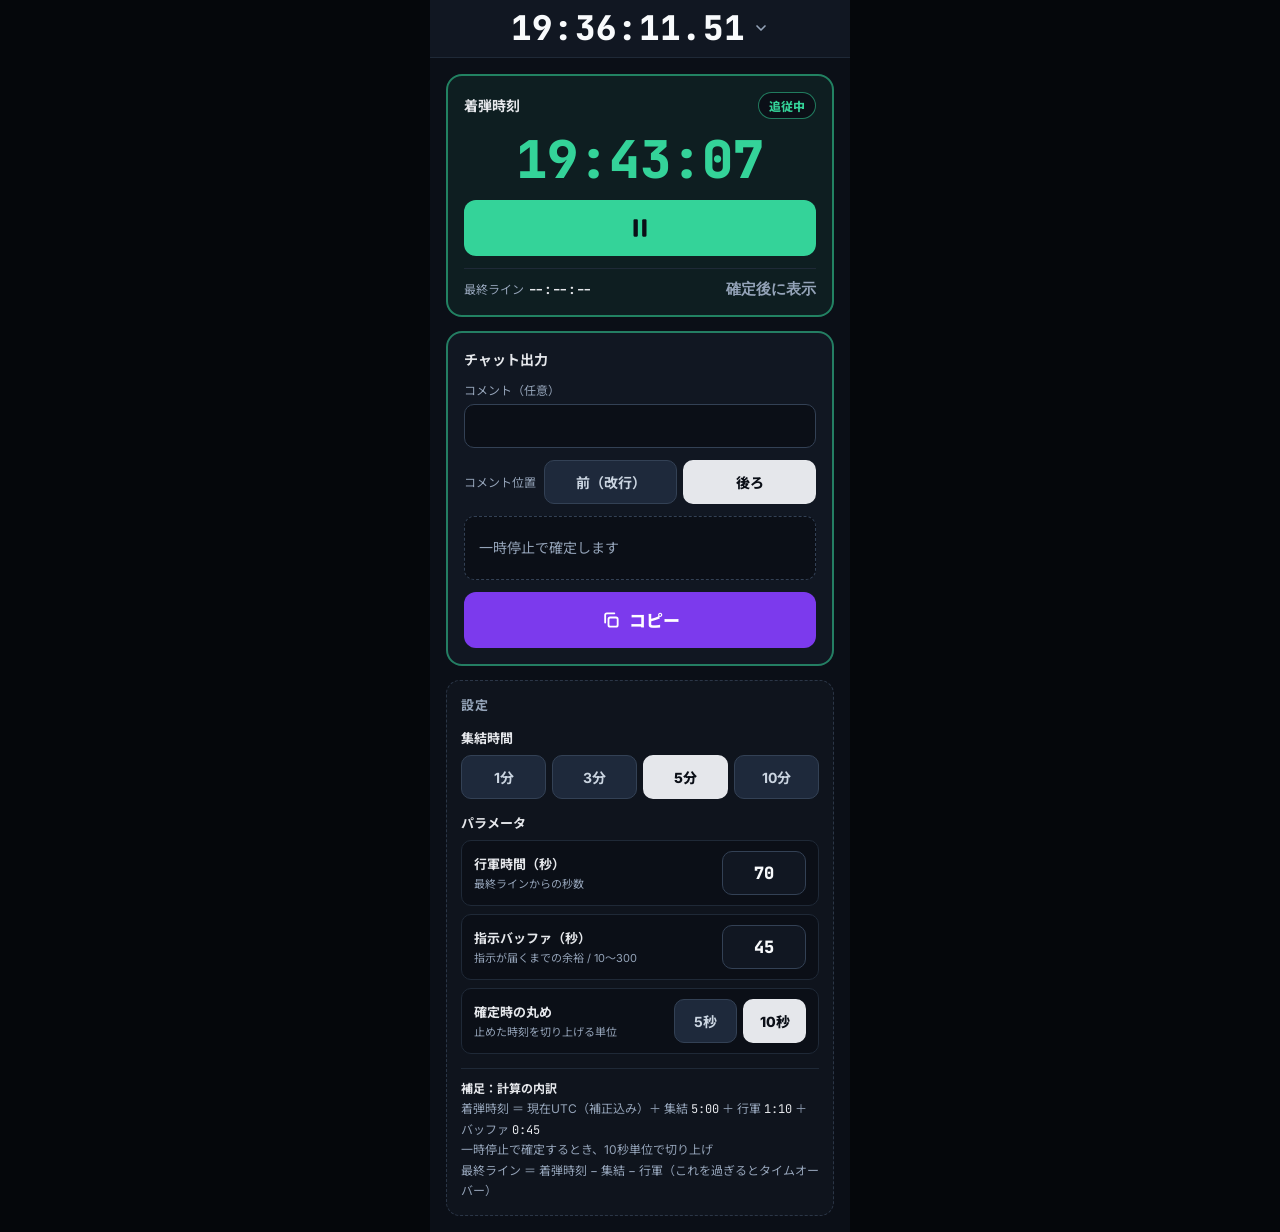
<file: whiteout_survival_rally_tool/index.html>
<!DOCTYPE html>
<html lang="ja">
<head>
<meta charset="UTF-8">
<meta name="viewport" content="width=device-width, initial-scale=1.0, maximum-scale=1.0, user-scalable=no, viewport-fit=cover">
<meta name="theme-color" content="#0b0f17">
<title>ホワサバ集結支援ツール</title>
<link rel="preconnect" href="https://fonts.googleapis.com">
<link href="https://fonts.googleapis.com/css2?family=Inter:wght@400;600;700;800&family=JetBrains+Mono:wght@500;700;800&family=Noto+Sans+JP:wght@400;500;700;900&display=swap" rel="stylesheet">
<style>
  :root {
    --bg: #0b0f17; --panel: #111722; --panel2: #0f141d; --line: #1f2937; --line2: #334155;
    --text: #e5e7eb; --strong: #f8fafc; --muted: #94a3b8;
    --green: #34d399; --amber: #fbbf24; --red: #f87171; --purple: #7c3aed;
    --accent: var(--green); --accent-tint: rgba(52,211,153,0.08); --accent-border: rgba(52,211,153,0.55);
    --mono: 'JetBrains Mono', ui-monospace, Menlo, Consolas, monospace;
    --sans: Inter, 'Noto Sans JP', system-ui, sans-serif;
  }
  body[data-mode="locked"] { --accent: var(--amber); --accent-tint: rgba(251,191,36,0.08); --accent-border: rgba(251,191,36,0.65); }
  body[data-mode="over"]   { --accent: var(--red);   --accent-tint: rgba(248,113,113,0.08); --accent-border: #f87171; }

  * { box-sizing: border-box; touch-action: manipulation; }
  html, body { margin: 0; background: #05070b; }
  body { color: var(--text); font-family: var(--sans); -webkit-tap-highlight-color: transparent; }
  button { font-family: var(--sans); cursor: pointer; touch-action: manipulation; }
  button:active { transform: scale(0.97); }
  input { font-family: var(--sans); }
  .num { font-family: var(--mono); font-variant-numeric: tabular-nums; }

  .app { max-width: 420px; margin: 0 auto; min-height: 100vh; background: var(--bg); display: flex; flex-direction: column; }

  /* ヘッダー */
  header { position: sticky; top: 0; z-index: 10; padding: 8px 16px; padding-top: max(8px, env(safe-area-inset-top)); background: #111722; border-bottom: 1px solid var(--line); }
  .clockbtn { width: 100%; border: none; background: transparent; color: var(--strong); padding: 0; display: flex; align-items: center; justify-content: center; gap: 8px; }
  .clockbtn:active { transform: none; }
  .clockbtn .chev { color: var(--muted); transition: transform .2s; flex-shrink: 0; }
  .clockbtn[aria-expanded="true"] .chev { transform: rotate(180deg); }
  .offrow { display: none; align-items: center; justify-content: center; padding: 8px 0 2px; }
  .offrow.open { display: flex; }
  .offset { display: flex; align-items: center; gap: 6px; }
  .offset .lbl { font-size: 12px; color: var(--muted); }
  .offset button { width: 48px; height: 40px; border-radius: 8px; border: 1px solid var(--line2); background: #1e293b; color: var(--text); font: 700 13px var(--mono); }
  .offset button.val { width: 60px; height: 40px; border: 1px dashed var(--line2); background: transparent; color: var(--text); font: 700 14px var(--mono); text-align: center; padding: 0; }
  .clock { text-align: center; font: 800 34px var(--mono); letter-spacing: .04em; color: var(--strong); font-variant-numeric: tabular-nums; line-height: 1.2; }

  main { padding: 16px; display: flex; flex-direction: column; gap: 14px; flex: 1; }

  .card { background: var(--accent-tint); border: 2px solid var(--accent-border); border-radius: 16px; padding: 16px; display: flex; flex-direction: column; gap: 12px; transition: border-color .2s, background .2s; }
  .card.chat { background: var(--panel); }
  .chead { display: flex; align-items: center; justify-content: space-between; }
  .ctitle { font-size: 14px; font-weight: 700; }
  .badge { font-size: 12px; font-weight: 800; padding: 4px 10px; border-radius: 999px; color: var(--accent); border: 1px solid var(--accent-border); background: var(--bg); }

  .target { text-align: center; font: 800 52px var(--mono); line-height: 1.1; color: var(--accent); font-variant-numeric: tabular-nums; }
  .calcnote { font-size: 12px; color: var(--muted); line-height: 1.7; padding-top: 10px; border-top: 1px solid var(--line); }
  .calcnote b { color: var(--text); font-weight: 700; }
  .calcnote .num { color: var(--text); }

  .playtext { display: none; font-size: 17px; font-weight: 800; }
  body[data-mode="over"] .playtext { display: inline; }

  .bigbtn { height: 56px; border-radius: 12px; border: none; display: flex; align-items: center; justify-content: center; gap: 8px; width: 100%; }
  .playbtn { background: var(--accent); color: var(--bg); }
  .copybtn { background: var(--purple); color: #fff; font-weight: 800; font-size: 17px; }

  .limit { display: flex; justify-content: space-between; align-items: baseline; padding-top: 10px; border-top: 1px solid var(--line); }
  .limit .l { font-size: 12px; color: var(--muted); }
  .limit .l b { font: 700 13px var(--mono); color: var(--text); margin-left: 4px; }
  .limit .r { font: 700 15px var(--mono); color: var(--muted); }
  body[data-mode="locked"] .limit .r { color: var(--amber); }
  body[data-mode="over"] .limit .r { color: var(--red); }

  label.f { display: flex; flex-direction: column; gap: 6px; font-size: 12px; color: var(--muted); }
  .txt { height: 44px; padding: 0 12px; border-radius: 10px; border: 1px solid var(--line2); background: var(--bg); color: var(--text); font-size: 16px; }
  .txt:focus, .numin:focus { outline: none; border-color: #64748b; }

  .seg { display: grid; gap: 6px; }
  .seg button { height: 44px; border-radius: 10px; border: 1px solid var(--line2); background: #1e293b; color: #cbd5e1; font-weight: 700; font-size: 14px; }
  .seg button.on { border: 2px solid var(--text); background: var(--text); color: var(--bg); font-weight: 800; }

  .posrow { display: flex; gap: 8px; align-items: center; }
  .posrow > span { font-size: 12px; color: var(--muted); flex-shrink: 0; }
  .posrow .seg { grid-template-columns: repeat(2, minmax(0,1fr)); flex: 1; }

  .out { min-height: 64px; padding: 10px 14px; border-radius: 10px; border: 1px dashed var(--line2); background: var(--bg); color: var(--muted); font-size: 14px; display: flex; align-items: center; white-space: pre-line; line-height: 1.3; word-break: break-all; }
  body[data-mode="locked"] .out { border: 2px solid var(--amber); color: #fde68a; font: 800 22px var(--mono); }
  body[data-mode="over"] .out { border: 2px solid var(--red); color: #fca5a5; font: 800 22px var(--mono); text-decoration: line-through; }

  .settings { background: var(--panel2); border: 1px dashed #2b3647; border-radius: 14px; padding: 14px; display: flex; flex-direction: column; gap: 14px; }
  .stitle { font-size: 13px; font-weight: 700; color: var(--muted); letter-spacing: .06em; }
  .sgroup { display: flex; flex-direction: column; gap: 8px; }
  .sgroup > .h { font-size: 13px; font-weight: 700; }
  .row { display: flex; align-items: center; justify-content: space-between; gap: 12px; padding: 10px 12px; border-radius: 10px; background: var(--bg); border: 1px solid var(--line); }
  .row .d { display: flex; flex-direction: column; gap: 2px; }
  .row .d b { font-size: 13px; }
  .row .d small { font-size: 11px; color: var(--muted); }
  .numin { width: 84px; height: 44px; text-align: center; border-radius: 10px; border: 1px solid var(--line2); background: var(--panel); color: var(--strong); font: 800 17px var(--mono); }

  .toast { position: fixed; left: 50%; bottom: 28px; transform: translateX(-50%); padding: 12px 18px; border-radius: 12px; font-size: 14px; font-weight: 800; color: #fff; background: var(--purple); opacity: 0; pointer-events: none; transition: opacity .2s; z-index: 50; white-space: nowrap; }
  .toast.warn { background: #b91c1c; }
  .toast.show { opacity: 1; }
</style>
</head>
<body data-mode="running">
<div class="app">

  <header>
    <button type="button" class="clockbtn" id="clockBtn" aria-expanded="false" aria-controls="offRow" aria-label="現在のUTC時刻（タップで補正を開く）">
      <span class="clock" id="clock">00:00:00.00</span>
      <svg class="chev" aria-hidden="true" width="16" height="16" viewBox="0 0 24 24" fill="none" stroke="currentColor" stroke-width="2.5" stroke-linecap="round" stroke-linejoin="round"><path d="m6 9 6 6 6-6"/></svg>
    </button>
    <div class="offrow" id="offRow">
      <div class="offset">
        <span class="lbl">UTC補正</span>
        <button type="button" id="offMinus" aria-label="0.1秒戻す">−0.1</button>
        <button type="button" class="val" id="offVal" aria-label="補正を0に戻す" title="タップで0に戻す">+0.0s</button>
        <button type="button" id="offPlus" aria-label="0.1秒進める">+0.1</button>
      </div>
    </div>
  </header>

  <main>
    <!-- 着弾時刻 -->
    <section class="card">
      <div class="chead">
        <span class="ctitle">着弾時刻</span>
        <span class="badge" id="badge">追従中</span>
      </div>
      <div class="target" id="target">--:--:--</div>
      <button type="button" class="bigbtn playbtn" id="playBtn" aria-label="一時停止して確定">
        <svg id="icoPause" aria-hidden="true" width="26" height="26" viewBox="0 0 24 24" fill="currentColor"><rect x="6" y="4" width="4" height="16" rx="1"/><rect x="14" y="4" width="4" height="16" rx="1"/></svg>
        <svg id="icoPlay" aria-hidden="true" width="26" height="26" viewBox="0 0 24 24" fill="currentColor" style="display:none"><path d="M7 4.5v15a1 1 0 0 0 1.5.86l12-7.5a1 1 0 0 0 0-1.72l-12-7.5A1 1 0 0 0 7 4.5z"/></svg>
        <span class="playtext" role="alert">リミットを過ぎています</span>
      </button>
      <div class="limit">
        <span class="l">最終ライン<b id="limit">--:--:--</b></span>
        <span class="r" id="remain">確定後に表示</span>
      </div>
    </section>

    <!-- チャット出力 -->
    <section class="card chat">
      <span class="ctitle">チャット出力</span>
      <label class="f">コメント（任意）
        <input type="text" class="txt" id="comment" autocomplete="off">
      </label>
      <div class="posrow">
        <span>コメント位置</span>
        <div class="seg" id="posSeg">
          <button type="button" data-v="front">前（改行）</button>
          <button type="button" data-v="back">後ろ</button>
        </div>
      </div>
      <div class="out" id="out">一時停止で確定します</div>
      <button type="button" class="bigbtn copybtn" id="copyBtn">
        <svg aria-hidden="true" width="20" height="20" viewBox="0 0 24 24" fill="none" stroke="currentColor" stroke-width="2.2" stroke-linecap="round" stroke-linejoin="round"><rect x="9" y="9" width="11" height="11" rx="2"/><path d="M5 15V6a2 2 0 0 1 2-2h9"/></svg>
        <span>コピー</span>
      </button>
    </section>

    <!-- 設定 -->
    <section class="settings">
      <span class="stitle">設定</span>
      <div class="sgroup">
        <span class="h">集結時間</span>
        <div class="seg" id="rallySeg" style="grid-template-columns: repeat(4, minmax(0,1fr))">
          <button type="button" data-v="60">1分</button>
          <button type="button" data-v="180">3分</button>
          <button type="button" data-v="300">5分</button>
          <button type="button" data-v="600">10分</button>
        </div>
      </div>
      <div class="sgroup">
        <span class="h">パラメータ</span>
        <label class="row">
          <span class="d"><b>行軍時間（秒）</b><small>最終ラインからの秒数</small></span>
          <input type="text" inputmode="numeric" class="numin" id="march" autocomplete="off">
        </label>
        <label class="row">
          <span class="d"><b>指示バッファ（秒）</b><small>指示が届くまでの余裕 / 10〜300</small></span>
          <input type="text" inputmode="numeric" class="numin" id="buffer" autocomplete="off">
        </label>
        <div class="row">
          <span class="d"><b>確定時の丸め</b><small>止めた時刻を切り上げる単位</small></span>
          <div class="seg" id="roundSeg" style="grid-template-columns: repeat(2, minmax(0,1fr)); width: 132px">
            <button type="button" data-v="5">5秒</button>
            <button type="button" data-v="10">10秒</button>
          </div>
        </div>
      </div>
      <div class="calcnote" id="calcnote"></div>
    </section>
  </main>
</div>

<div class="toast" id="toast" role="status" aria-live="polite"></div>

<script>
(() => {
  const $ = id => document.getElementById(id);

  // ---------- 設定（端末に保存） ----------
  const DEFAULTS = { offsetTenths: 0, rally: 300, march: 70, buffer: 45, round: 10, pos: 'back', comment: '' };
  let S = { ...DEFAULTS };
  try { S = { ...DEFAULTS, ...JSON.parse(localStorage.getItem('wosRallyTool') || '{}') }; } catch (e) {}
  const save = () => { try { localStorage.setItem('wosRallyTool', JSON.stringify(S)); } catch (e) {} };

  // ---------- 状態 ----------
  let mode = 'running';     // running | locked | over
  let lockedTarget = null;  // 確定した着弾時刻（UTC ms）
  let rawAtLock = null;     // 丸め前の最速着弾（UTC ms）

  // ---------- 時刻ユーティリティ ----------
  const now = () => Date.now() + S.offsetTenths * 100;
  const pad = n => String(n).padStart(2, '0');
  function hms(ms) { const d = new Date(ms); return `${pad(d.getUTCHours())}:${pad(d.getUTCMinutes())}:${pad(d.getUTCSeconds())}`; }
  function hmsc(ms) { const d = new Date(ms); return `${hms(ms)}.${pad(Math.floor(d.getUTCMilliseconds() / 10))}`; }
  function mss(ms) { const s = Math.floor(Math.abs(ms) / 1000); return `${Math.floor(s / 60)}:${pad(s % 60)}`; }
  const toHalf = s => s.replace(/[０-９]/g, c => String.fromCharCode(c.charCodeAt(0) - 0xFEE0));

  const totalMs = () => (S.rally + S.march + S.buffer) * 1000;
  const earliest = t => t + totalMs();                       // 今立てた場合の最速着弾（バッファ込み）
  const limitOf = target => target - (S.rally + S.march) * 1000; // 最終ラインが集結を立てる最終時刻

  function chatText() {
    if (lockedTarget === null) return '';
    const d = new Date(lockedTarget);
    const time = `U${pad(d.getUTCMinutes())}.${pad(d.getUTCSeconds())}`;
    const c = S.comment.trim();
    if (!c) return time;
    return S.pos === 'front' ? `${c}\n${time}` : `${time} ${c}`;
  }

  // ---------- 操作 ----------
  function setMode(m) {
    mode = m;
    document.body.dataset.mode = m;
    const running = m === 'running';
    $('icoPause').style.display = running ? '' : 'none';
    $('icoPlay').style.display = m === 'locked' ? '' : 'none';
    $('playBtn').setAttribute('aria-label', running ? '一時停止して確定' : m === 'over' ? 'リミットを過ぎています（再生に戻す）' : '再生に戻す');
    $('badge').textContent = { running: '追従中', locked: '確定', over: 'タイムオーバー' }[m];
    if (m === 'over' && navigator.vibrate) navigator.vibrate([200, 100, 200]);
    renderStatic();
  }

  $('playBtn').addEventListener('click', () => {
    if (mode === 'running') {
      const unit = S.round * 1000;
      const e = earliest(now());
      rawAtLock = Math.ceil(e / 1000) * 1000;
      lockedTarget = Math.ceil(e / unit) * unit;   // 切り上げ（切り捨てると間に合わない）
      setMode('locked');
    } else {
      lockedTarget = null; rawAtLock = null;
      setMode('running');
    }
  });

  $('offMinus').addEventListener('click', () => { S.offsetTenths = Math.max(-600, S.offsetTenths - 1); save(); renderStatic(); });
  $('clockBtn').addEventListener('click', () => {
    const open = $('offRow').classList.toggle('open');
    $('clockBtn').setAttribute('aria-expanded', String(open));
  });
  $('offVal').addEventListener('click', () => { if (S.offsetTenths === 0) return; S.offsetTenths = 0; save(); renderStatic(); toast('補正を0に戻しました'); });
  $('offPlus').addEventListener('click',  () => { S.offsetTenths = Math.min(600,  S.offsetTenths + 1); save(); renderStatic(); });

  function bindSeg(id, key, parse) {
    $(id).addEventListener('click', e => {
      const b = e.target.closest('button'); if (!b) return;
      S[key] = parse(b.dataset.v); save(); renderStatic();
    });
  }
  bindSeg('rallySeg', 'rally', v => parseInt(v, 10));
  bindSeg('roundSeg', 'round', v => parseInt(v, 10));
  bindSeg('posSeg', 'pos', v => v);

  function bindNum(id, key, min, max) {
    const el = $(id);
    el.addEventListener('input', () => {
      const n = parseInt(toHalf(el.value), 10);
      if (!isNaN(n)) { S[key] = Math.max(min, Math.min(max, n)); save(); renderStatic(); }
    });
    el.addEventListener('blur', () => { el.value = S[key]; });
  }
  bindNum('march', 'march', 0, 3600);
  bindNum('buffer', 'buffer', 10, 300);

  $('comment').addEventListener('input', e => { S.comment = e.target.value; save(); renderStatic(); });

  $('copyBtn').addEventListener('click', () => {
    if (mode === 'running') return toast('先に一時停止で確定してください', true);
    if (mode === 'over')    return toast('タイムオーバー：再生に戻してください', true);
    copy(chatText());
  });

  function copy(text) {
    const ok = () => toast('コピーしました');
    const fallback = () => {
      const ta = document.createElement('textarea');
      ta.value = text; ta.setAttribute('readonly', ''); ta.style.position = 'fixed'; ta.style.opacity = '0';
      document.body.appendChild(ta); ta.select(); ta.setSelectionRange(0, 99999);
      let done = false; try { done = document.execCommand('copy'); } catch (e) {}
      document.body.removeChild(ta);
      done ? ok() : toast('コピーできませんでした', true);
    };
    if (navigator.clipboard && window.isSecureContext) navigator.clipboard.writeText(text).then(ok, fallback);
    else fallback();
  }

  let toastTimer;
  function toast(msg, warn) {
    const t = $('toast');
    t.textContent = msg; t.classList.toggle('warn', !!warn); t.classList.add('show');
    clearTimeout(toastTimer); toastTimer = setTimeout(() => t.classList.remove('show'), 1600);
  }

  // ---------- 描画 ----------
  function renderStatic() {
    const o = S.offsetTenths / 10;
    $('offVal').textContent = `${o > 0 ? '+' : o < 0 ? '−' : '+'}${Math.abs(o).toFixed(1)}s`;
    [['rallySeg', S.rally], ['roundSeg', S.round], ['posSeg', S.pos]].forEach(([id, v]) => {
      $(id).querySelectorAll('button').forEach(b => b.classList.toggle('on', b.dataset.v === String(v)));
    });
    if (document.activeElement !== $('march'))  $('march').value = S.march;
    if (document.activeElement !== $('buffer')) $('buffer').value = S.buffer;
    if (document.activeElement !== $('comment')) $('comment').value = S.comment;
    $('out').textContent = mode === 'running' ? '一時停止で確定します' : chatText();
    const f = x => `<span class="num">${mss(x * 1000)}</span>`;
    $('calcnote').innerHTML =
      `<b>補足：計算の内訳</b><br>` +
      `着弾時刻 ＝ 現在UTC（補正込み）＋ 集結 ${f(S.rally)} ＋ 行軍 ${f(S.march)} ＋ バッファ ${f(S.buffer)}<br>` +
      `一時停止で確定するとき、${S.round}秒単位で切り上げ` +
      (mode !== 'running' && rawAtLock !== null && rawAtLock !== lockedTarget ? `（<span class="num">${hms(rawAtLock)}</span> → <span class="num">${hms(lockedTarget)}</span>）` : '') + `<br>` +
      `最終ライン ＝ 着弾時刻 − 集結 − 行軍（これを過ぎるとタイムオーバー）`;
    tick();
  }

  function tick() {
    const t = now();
    $('clock').textContent = hmsc(t);

    if (mode === 'running') {
      const e = Math.ceil(earliest(t) / 1000) * 1000;
      $('target').textContent = hms(e);
      $('limit').textContent = '--:--:--';
      $('remain').textContent = '確定後に表示';
      return;
    }

    const lim = limitOf(lockedTarget);
    const rem = lim - t;
    $('target').textContent = hms(lockedTarget);
    $('limit').textContent = hms(lim);
    if (rem >= 0) {
      $('remain').textContent = `残り ${mss(rem + 999)}`;
      if (mode === 'over') setMode('locked');   // 設定変更で間に合うようになった場合
    } else {
      $('remain').textContent = `超過 ${mss(-rem)}`;
      if (mode !== 'over') setMode('over');
    }
  }

  // ピンチでの拡大を防ぐ（iOS Safari向け）。ダブルタップ拡大は CSS の touch-action: manipulation で抑止
  ['gesturestart', 'gesturechange'].forEach(ev => document.addEventListener(ev, e => e.preventDefault()));

  renderStatic();
  setInterval(tick, 50);
})();
</script>
</body>
</html>
</file>
<file: bear-calcv3/style.css>
/* =========================================
   1. 変数定義（テーマカラー・共通設定）
   ========================================= */
:root {
    /* フォント設定：iPhoneやAndroidの標準フォントを指定 */
    --font-main: -apple-system, "Hiragino Sans", "Helvetica Neue", sans-serif;
    --font-mono: "SF Mono", "Menlo", monospace; /* 計算用の等幅フォント */
    
    /* るびぃedition（デフォルト）の配色 */
    --main-text: #263238;     /* 基本文字色 */
    --accent: #f8bbd0;        /* 盾・スライダー等のアクセント（ピンク） */
    --sub-accent: #51b9e9;    /* ボタンや見出しのサブアクセント（水色） */
    --bg: #f4f7f9;            /* 画面全体の背景色 */
    --container-bg: #ffffff;  /* 計算機本体の背景色 */
    --border: #b3e5fc;        /* 枠線の色 */
    --input-bg: #ffffff;      /* 入力欄の背景色 */
    --header-bg: #e1f5fe;     /* ヘッダーの背景色 */
    --dmg-color: #d81b60;     /* ダメージ数値の色 */
}

/* じゃんくedition（ダークモード）切り替え時の配色上書き */
body.junk-theme {
    --main-text: #eeeeee;     /* 文字を白っぽく */
    --accent: #d4af37;        /* アクセントをゴールドに */
    --sub-accent: #b71c1c;    /* サブを深い赤に */
    --bg: #121212;            /* 背景を黒に */
    --container-bg: #1a1a1a;  /* 本体をダークグレーに */
    --border: #424242;        /* 枠線を暗く */
    --input-bg: #262626;      /* 入力欄を暗く */
    --header-bg: #212121;     /* ヘッダーを暗く */
    --dmg-color: #ffd740;     /* ダメージ数値を明るい黄色に */
}

/* =========================================
   2. 基本レイアウト・iPhoneスクロール制御
   ========================================= */
html, body { 
    height: 100%; 
    overflow-y: auto;                  /* 縦スクロールを許可 */
    -webkit-overflow-scrolling: touch; /* iOSでの滑らかなスクロールを有効化 */
} 

body { 
    font-family: var(--font-main); 
    font-size: 13px; 
    color: var(--main-text); 
    background: var(--bg); 
    margin: 0; 
    padding: 4px; 
    transition: all 0.2s ease; /* モード切替時の色変化を滑らかにする */
}

/* 計算機の外枠（最大幅400pxで中央寄せ） */
.container { 
    max-width: 400px; 
    margin: auto; 
    background: var(--container-bg); 
    padding: 8px; 
    border-radius: 12px; 
    box-sizing: border-box; 
    min-height: 100%; 
    box-shadow: 0 4px 15px rgba(0,0,0,0.1); 
    padding-bottom: 40px; /* iPhone下部のメニューバーとの被りを防止 */
}

/* =========================================
   3. ヘッダー・見出し
   ========================================= */
header { 
    display: flex; 
    flex-direction: column; 
    justify-content: center; 
    align-items: center;
    min-height: 54px; 
    border-bottom: 3px solid var(--accent); /* エディションによって色が変わる下線 */
    margin-bottom: 6px; 
    padding: 4px 10px; 
    background: var(--header-bg); 
    border-radius: 8px 8px 0 0; 
}

h1 { font-size: 1.1rem; margin: 0; font-weight: 800; text-align: center; }
.sub-title { 
    font-size: 11px; color: var(--sub-accent); 
    cursor: pointer; text-decoration: underline; 
    font-weight: bold; margin-top: 2px; align-self: flex-end; 
}
.ver { font-size: 9px; opacity: 0.6; margin-left: 4px; }

/* 各セクション（入力ブロック）の外枠 */
.section { 
    border: 1px solid var(--border); 
    padding: 8px; 
    margin-bottom: 6px; 
    border-radius: 8px; 
    background: var(--input-bg); 
}

/* セクション内の小見出し（盾・槍・弓など） */
.title { 
    font-size: 10px; font-weight: 900; 
    border-left: 4px solid var(--sub-accent); 
    padding-left: 6px; display: block; margin-bottom: 6px; 
}

/* 「残り：〇%」のバッジ表示 */
.rem-pct { 
    font-size: 10px; font-weight: 900; 
    color: #fff; background: var(--sub-accent); 
    padding: 2px 8px; border-radius: 10px; 
}

/* =========================================
   4. 入力・グリッド・ボタン
   ========================================= */
/* 火晶・Tier・バフ入力欄の横並び制御 */
.label-row, .grid { 
    display: grid; 
    grid-template-columns: 32px 55px 65px 1px 1fr 1fr; /* 各項目の幅を細かく固定 */
    gap: 4px; align-items: center; margin-bottom: 4px; 
}

.label-text { font-size: 8px; font-weight: bold; text-align: center; color: var(--sub-accent); opacity: 0.8; }
.v-line { background: var(--border); width: 1px; height: 24px; justify-self: center; } /* 中央の縦区切り線 */

/* 「盾」「槍」「弓」のラベルタグ */
.tag { 
    background: var(--sub-accent); color: #fff; 
    font-size: 10px; text-align: center; 
    padding: 5px 0; border-radius: 5px; font-weight: 900; 
}

/* 入力フォーム共通（セレクトボックス・数値入力） */
input, select { 
    font-family: var(--font-mono); 
    border: 1.5px solid var(--border); 
    border-radius: 6px; 
    height: 34px; 
    text-align: center; 
    font-size: 13px; 
    width: 100%; 
    box-sizing: border-box; 
    background: var(--input-bg); 
    color: var(--main-text); 
    outline: none; 
    -webkit-appearance: none; /* iOS標準のスタイルを無効化して自前で描画 */
}

/* プラスマイナスボタン等 */
.btn-s { background: var(--input-bg); border: 1.5px solid var(--sub-accent); color: var(--sub-accent); width: 44px; height: 34px; border-radius: 8px; font-weight: 900; font-size: 18px; touch-action: manipulation; }
.btn-s-small { background: var(--input-bg); border: 1px solid var(--sub-accent); color: var(--sub-accent); width: 34px; height: 30px; border-radius: 6px; font-weight: 900; }

/* 兵士割合/人数の表示行 */
.input-row { display:grid; grid-template-columns: 32px 60px 85px 1fr; gap:6px; align-items:center; margin-bottom:4px; }
.count-disp { font-size:10px; font-family:var(--font-mono); font-weight:700; }

/* =========================================
   5. スライダーバー（今回アップデートのメイン）
   ========================================= */
.slider-row { display: flex; align-items: center; gap: 8px; margin-bottom: 12px; }

/* スライダーのレール（溝）部分 */
input[type="range"] { 
    -webkit-appearance: none; 
    background: var(--border); 
    height: 6px; 
    border-radius: 3px; 
    flex: 1; 
    outline: none; 
}

/* スライダーのつまみ（丸い部分）の制御 */
input[type="range"]::-webkit-slider-thumb { 
    -webkit-appearance: none; 
    width: 24px; /* iPhoneで指で掴みやすいサイズに調整 */
    height: 24px; 
    background: var(--accent); /* エディション切替でここがピンク/ゴールドに変わる */
    border-radius: 50%; 
    border: 2px solid #fff; 
    box-shadow: 0 1px 3px rgba(0,0,0,0.3); 
}

/* 「割合/人数」切り替えボタン */
.u-btn { background: var(--input-bg); border: 1.5px solid var(--sub-accent); padding: 5px 0; font-size: 10px; border-radius: 15px; text-align: center; color: var(--sub-accent); font-weight: 900; cursor: pointer; }
.u-btn.active { background: var(--sub-accent); color: #fff; } /* 選択中の色 */

/* =========================================
   6. 計算結果・推奨割合
   ========================================= */
/* 合計ダメージ表示ボックス */
.res-box { 
    border: 2.5px solid var(--accent); 
    padding: 6px 10px; 
    border-radius: 12px; 
    text-align: center; 
    margin-bottom: 8px; 
    background: rgba(248, 187, 208, 0.05); /* ほんのり背景色 */
}
.res-label { font-size: 10px; font-weight: 900; display: block; letter-spacing: 1px; }
#resDmg { font-family: var(--font-mono); font-size: 2rem; font-weight: 900; color: var(--dmg-color); line-height: 1.1; }

/* 推奨割合表示エリア */
.best-area { background: var(--sub-accent); color: #fff; padding: 8px; border-radius: 10px; text-align: center; margin-bottom: 6px; }
.best-txt { font-size: 13px; font-weight: 900; display: block; margin-bottom: 2px; }
.best-dmg { font-size: 11px; font-weight: 700; font-family: var(--font-mono); }

/* =========================================
   7. リセットボタン・ログ
   ========================================= */
.reset-btn { width: 100%; padding: 10px; background: none; border: 1px solid var(--border); color: #999; border-radius: 20px; font-size: 10px; cursor: pointer; }
.log-summary { font-size: 10px; color: var(--sub-accent); cursor: pointer; font-weight: 900; }
.log { 
    background: rgba(128,128,128,0.04); 
    padding: 10px; border-radius: 8px; 
    white-space: pre-wrap; /* 改行をそのまま表示 */
    font-family: var(--font-mono); 
    font-size: 10px; 
    color: var(--main-text); 
    border: 1px solid var(--border); 
    line-height: 1.4; 
}
/* ログ内の見出し */
.log-head { color: var(--sub-accent); font-weight: 900; margin: 6px 0 2px; display: block; border-bottom: 1px solid var(--border); }
</file>
